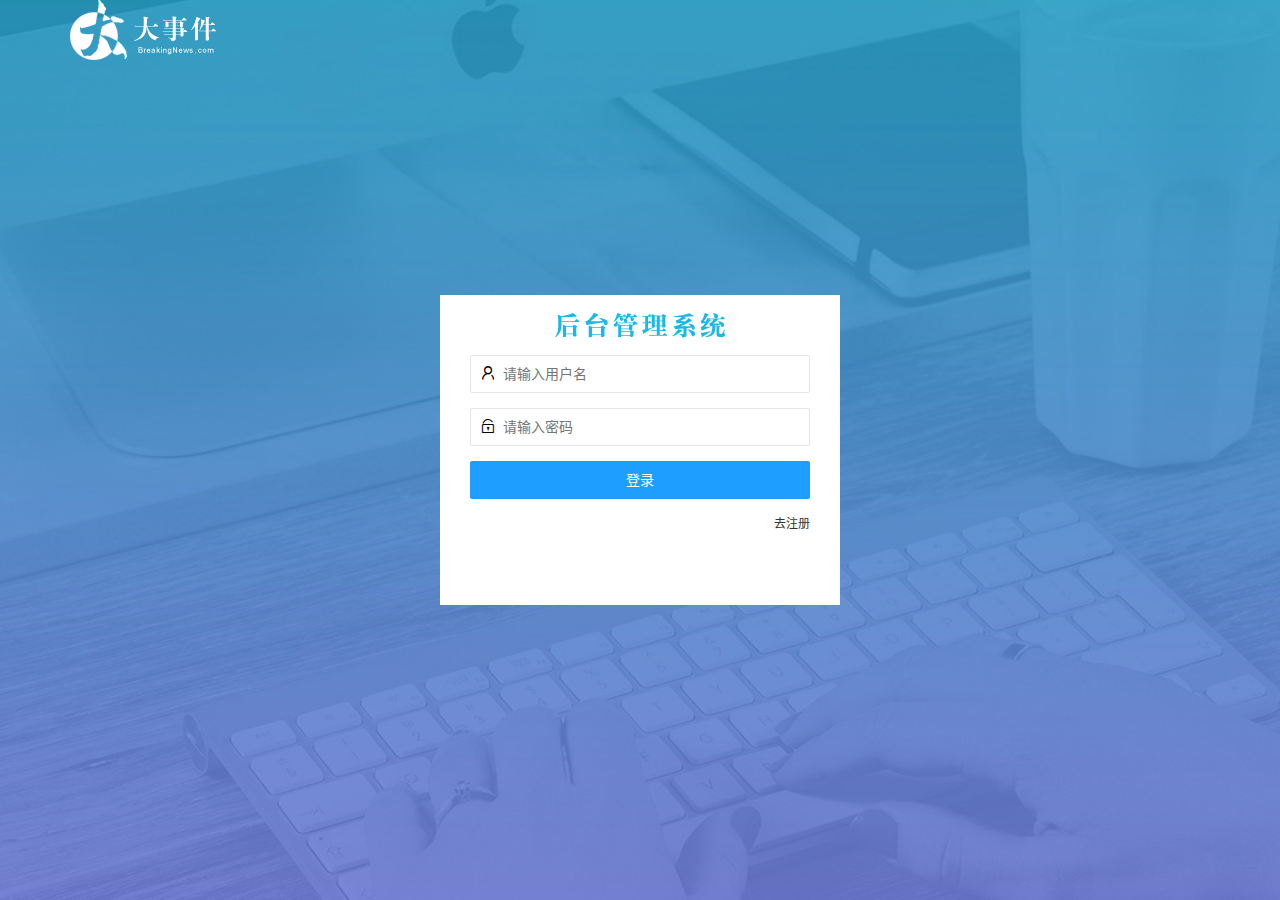
<file: login.html>
<!DOCTYPE html>
<html lang="zh-CN">

<head>
  <meta charset="UTF-8" />
  <meta name="viewport" content="width=device-width, initial-scale=1.0" />
  <title>大事件-登录/注册</title>
  <link rel="shortcut icon" href=" /shi_favicon.ico" />

  <!-- 引入layui的css -->
  <link rel="stylesheet" href="/assets/lib/layui/css/layui.css" />
  <!-- 引入自己的css -->
  <link rel="stylesheet" href="/assets/css/login.css" />
</head>

<body>
  <!-- logo区域 -->
  <div class="layui-main">
    <img src="/assets/images/logo.png" alt="" />
  </div>
  <!-- 登录注册区域 -->
  <div class="loginAndRegBox">
    <div class="title_box"></div>
    <!-- 登录div -->
    <div class="login-box">
      <!-- 登录表单 -->
      <form class="layui-form" id="form_login">
        <!-- 用户名 -->
        <div class="layui-form-item">
          <i class="layui-icon layui-icon-username"></i>
          <input type="text" name="username" required lay-verify="required" placeholder="请输入用户名" autocomplete="off"
            class="layui-input" />
        </div>

        <!-- 密码 -->
        <div class="layui-form-item">
          <i class="layui-icon layui-icon-password"></i>
          <input type="text" name="password" required lay-verify="required|pwd" placeholder="请输入密码" autocomplete="off"
            class="layui-input" />
        </div>

        <!-- 登录按钮 -->
        <div class="layui-form-item">
          <button class="layui-btn layui-btn-fluid layui-btn-normal" lay-submit>
            登录
          </button>
        </div>

        <!-- 去注册 -->
        <div class="layui-form-item links">
          <a href="javascript:;" id="link_reg">去注册</a>
        </div>
      </form>
    </div>

    <!-- 注册div -->
    <div class="reg-box" style="display: none">
      <!-- 注册表单 -->
      <form class="layui-form" id="form_reg">
        <!-- 用户名 -->
        <div class="layui-form-item">
          <i class="layui-icon layui-icon-username"></i>
          <input type="text" name="title" required lay-verify="required" placeholder="请输入用户名" autocomplete="off"
            class="layui-input" />
        </div>

        <!-- 密码 -->
        <div class="layui-form-item">
          <i class="layui-icon layui-icon-password"></i>
          <input type="text" name="password" required lay-verify="required|pwd" placeholder="请输入密码" autocomplete="off"
            class="layui-input" />
        </div>

        <!-- 确认密码 -->
        <div class="layui-form-item">
          <i class="layui-icon layui-icon-password"></i>
          <input type="text" name="repassword" required lay-verify="required|pwd|repwd" placeholder="请再次确认密码"
            autocomplete="off" class="layui-input" />
        </div>

        <!-- 注册按钮 -->
        <div class="layui-form-item">
          <button class="layui-btn layui-btn-fluid layui-btn-normal" lay-submit>
            注册
          </button>
        </div>

        <!-- 去登录 -->
        <div class="layui-form-item links">
          <a href="javascript:;" id="link_login">去登录</a>
        </div>
      </form>
    </div>
  </div>

  <!-- 引入layui的js -->
  <script src="/assets/lib/layui/layui.all.js"></script>
  <!-- 引入 jquery-->
  <script src="/assets/lib/jquery.js"></script>
  <!-- 调用baseAPI的js -->
  <script src="/assets/js/baseAPI.js"></script>
  <!-- 引入自己的JS -->
  <script src="/assets/js/login.js"></script>
</body>

</html>
</file>
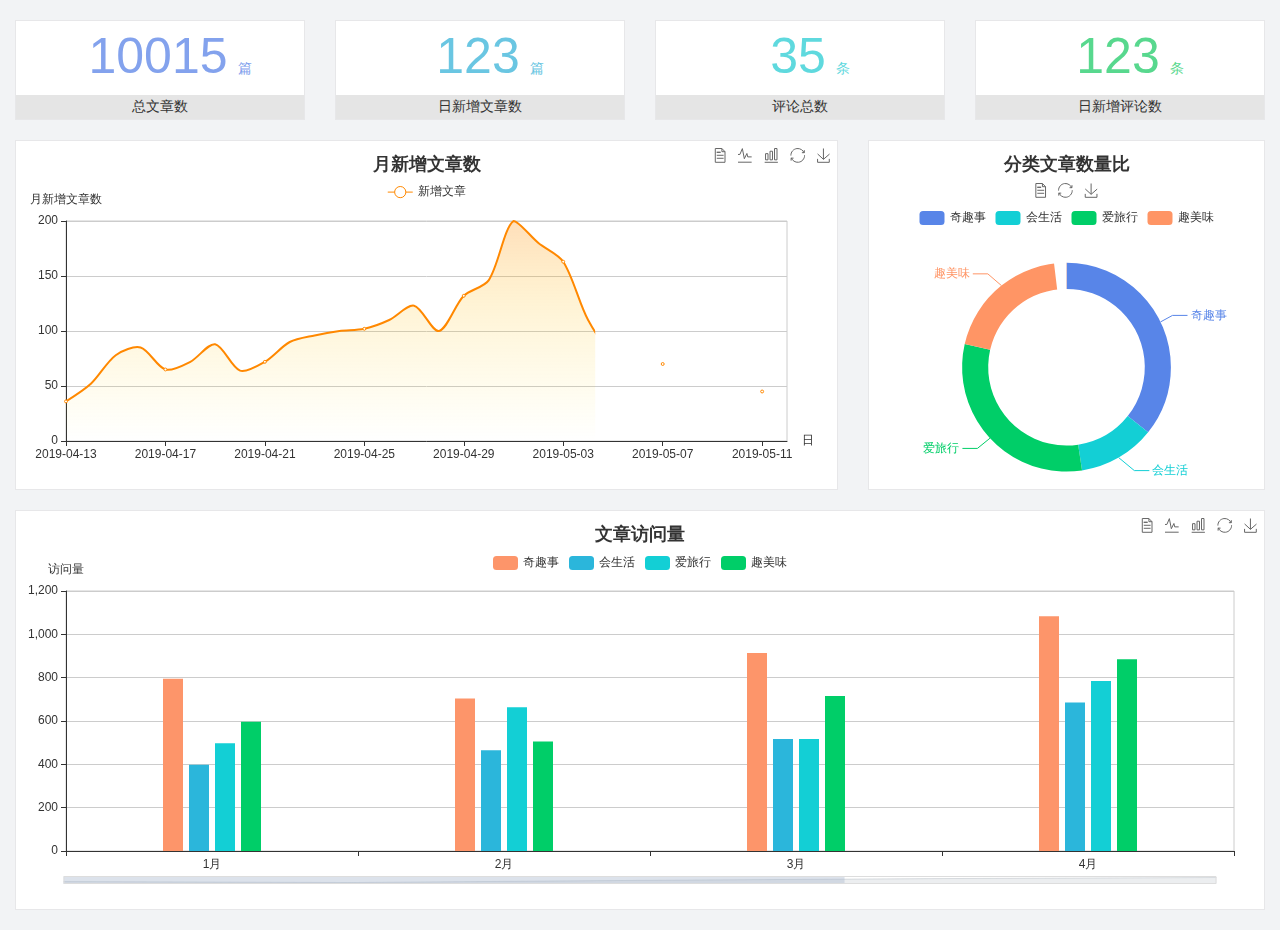
<file: home/dashboard.html>
<!DOCTYPE html>
<html lang="en">

<head>
  <meta charset="UTF-8">
  <meta name="viewport" content="width=device-width, initial-scale=1.0">
  <meta http-equiv="X-UA-Compatible" content="ie=edge">
  <title>图表统计</title>
  <link rel="stylesheet" href="../assets/lib/bootstrap.css" />
  <link rel="stylesheet" href="../assets/lib/main.css" />
  <script src="../assets/lib/jquery.js"></script>
  <script type="text/javascript" src="../assets/lib/echarts.min.js"></script>
</head>

<body>
  <div class="container-fluid">
    <div class="row spannel_list">
      <div class="col-sm-3 col-xs-6">
        <div class="spannel">
          <em>10015</em><span>篇</span>
          <b>总文章数</b>
        </div>
      </div>
      <div class="col-sm-3 col-xs-6">
        <div class="spannel scolor01">
          <em>123</em><span>篇</span>
          <b>日新增文章数</b>
        </div>
      </div>
      <div class="col-sm-3 col-xs-6">
        <div class="spannel scolor02">
          <em>35</em><span>条</span>
          <b>评论总数</b>
        </div>
      </div>
      <div class="col-sm-3 col-xs-6">
        <div class="spannel scolor03">
          <em>123</em><span>条</span>
          <b>日新增评论数</b>
        </div>
      </div>
    </div>
  </div>

  <div class="container-fluid">
    <div class="row curve-pie">
      <div class="col-lg-8 col-md-8">
        <div class="gragh_pannel" id="curve_show"></div>
      </div>
      <div class="col-lg-4 col-md-4">
        <div class="gragh_pannel" id="pie_show"></div>
      </div>
    </div>
  </div>

  <div class="container-fluid">
    <div class="column_pannel" id="column_show"></div>
  </div>

  <script>
    var oChart = echarts.init(document.getElementById('curve_show'));
    var aList_all = [
      { 'count': 36, 'date': '2019-04-13' },
      { 'count': 52, 'date': '2019-04-14' },
      { 'count': 78, 'date': '2019-04-15' },
      { 'count': 85, 'date': '2019-04-16' },
      { 'count': 65, 'date': '2019-04-17' },
      { 'count': 72, 'date': '2019-04-18' },
      { 'count': 88, 'date': '2019-04-19' },
      { 'count': 64, 'date': '2019-04-20' },
      { 'count': 72, 'date': '2019-04-21' },
      { 'count': 90, 'date': '2019-04-22' },
      { 'count': 96, 'date': '2019-04-23' },
      { 'count': 100, 'date': '2019-04-24' },
      { 'count': 102, 'date': '2019-04-25' },
      { 'count': 110, 'date': '2019-04-26' },
      { 'count': 123, 'date': '2019-04-27' },
      { 'count': 100, 'date': '2019-04-28' },
      { 'count': 132, 'date': '2019-04-29' },
      { 'count': 146, 'date': '2019-04-30' },
      { 'count': 200, 'date': '2019-05-01' },
      { 'count': 180, 'date': '2019-05-02' },
      { 'count': 163, 'date': '2019-05-03' },
      { 'count': 110, 'date': '2019-05-04' },
      { 'count': 80, 'date': '2019-05-05' },
      { 'count': 82, 'date': '2019-05-06' },
      { 'count': 70, 'date': '2019-05-07' },
      { 'count': 65, 'date': '2019-05-08' },
      { 'count': 54, 'date': '2019-05-09' },
      { 'count': 40, 'date': '2019-05-10' },
      { 'count': 45, 'date': '2019-05-11' },
      { 'count': 38, 'date': '2019-05-12' },
    ];

    let aCount = [];
    let aDate = [];

    for (var i = 0; i < aList_all.length; i++) {
      aCount.push(aList_all[i].count);
      aDate.push(aList_all[i].date);
    }

    var chartopt = {
      title: {
        text: '月新增文章数',
        left: 'center',
        top: '10'
      },
      tooltip: {
        trigger: 'axis'
      },
      legend: {
        data: ['新增文章'],
        top: '40'
      },
      toolbox: {
        show: true,
        feature: {
          mark: { show: true },
          dataView: { show: true, readOnly: false },
          magicType: { show: true, type: ['line', 'bar'] },
          restore: { show: true },
          saveAsImage: { show: true }
        }
      },
      calculable: true,
      xAxis: [
        {
          name: '日',
          type: 'category',
          boundaryGap: false,
          data: aDate
        }
      ],
      yAxis: [
        {
          name: '月新增文章数',
          type: 'value'
        }
      ],
      series: [
        {
          name: '新增文章',
          type: 'line',
          smooth: true,
          itemStyle: { normal: { areaStyle: { type: 'default' }, color: '#f80' }, lineStyle: { color: '#f80' } },
          data: aCount
        }],
      areaStyle: {
        normal: {
          color: new echarts.graphic.LinearGradient(0, 0, 0, 1, [{
            offset: 0,
            color: 'rgba(255,136,0,0.39)'
          }, {
            offset: .34,
            color: 'rgba(255,180,0,0.25)'
          }, {
            offset: 1,
            color: 'rgba(255,222,0,0.00)'
          }])

        }
      },
      grid: {
        show: true,
        x: 50,
        x2: 50,
        y: 80,
        height: 220
      }
    };

    oChart.setOption(chartopt);


    var oPie = echarts.init(document.getElementById('pie_show'));
    var oPieopt =
    {
      title: {
        top: 10,
        text: '分类文章数量比',
        x: 'center'
      },
      tooltip: {
        trigger: 'item',
        formatter: "{a} <br/>{b} : {c} ({d}%)"
      },
      color: ['#5885e8', '#13cfd5', '#00ce68', '#ff9565'],
      legend: {
        x: 'center',
        top: 65,
        data: ['奇趣事', '会生活', '爱旅行', '趣美味']
      },
      toolbox: {
        show: true,
        x: 'center',
        top: 35,
        feature: {
          mark: { show: true },
          dataView: { show: true, readOnly: false },
          magicType: {
            show: true,
            type: ['pie', 'funnel'],
            option: {
              funnel: {
                x: '25%',
                width: '50%',
                funnelAlign: 'left',
                max: 1548
              }
            }
          },
          restore: { show: true },
          saveAsImage: { show: true }
        }
      },
      calculable: true,
      series: [
        {
          name: '访问来源',
          type: 'pie',
          radius: ['45%', '60%'],
          center: ['50%', '65%'],
          data: [
            { value: 300, name: '奇趣事' },
            { value: 100, name: '会生活' },
            { value: 260, name: '爱旅行' },
            { value: 180, name: '趣美味' }
          ]
        }
      ]
    };
    oPie.setOption(oPieopt);



    var oColumn = this.echarts.init(document.getElementById('column_show'));
    var oColumnopt =
    {
      title: {
        text: '文章访问量',
        left: 'center',
        top: '10'
      },
      tooltip: {
        trigger: 'axis'
      },
      legend: {
        data: ['奇趣事', '会生活', '爱旅行', '趣美味'],
        top: '40'
      },
      toolbox: {
        show: true,
        feature: {
          mark: { show: true },
          dataView: { show: true, readOnly: false },
          magicType: { show: true, type: ['line', 'bar'] },
          restore: { show: true },
          saveAsImage: { show: true }
        }
      },
      calculable: true,
      xAxis: [
        {
          type: 'category',
          data: ['1月', '2月', '3月', '4月', '5月']
        }
      ],
      yAxis: [
        {
          name: '访问量',
          type: 'value'
        }
      ],
      series: [
        {
          name: '奇趣事',
          type: 'bar',
          barWidth: 20,
          itemStyle: {
            normal: { areaStyle: { type: 'default' }, color: '#fd956a' }
          },
          data: [800, 708, 920, 1090, 1200]
        },
        {
          name: '会生活',
          type: 'bar',
          barWidth: 20,
          itemStyle: {
            normal: { areaStyle: { type: 'default' }, color: '#2bb6db' }
          },
          data: [400, 468, 520, 690, 800]
        },
        {
          name: '爱旅行',
          type: 'bar',
          barWidth: 20,
          itemStyle: {
            normal: { areaStyle: { type: 'default' }, color: '#13cfd5' }
          },
          data: [500, 668, 520, 790, 900]
        },
        {
          name: '趣美味',
          type: 'bar',
          barWidth: 20,
          itemStyle: {
            normal: { areaStyle: { type: 'default' }, color: '#00ce68' }
          },
          data: [600, 508, 720, 890, 1000]
        }
      ],
      grid: {
        show: true,
        x: 50,
        x2: 30,
        y: 80,
        height: 260
      },
      dataZoom: [//给x轴设置滚动条
        {
          start: 0,//默认为0
          end: 100 - 1000 / 31,//默认为100
          type: 'slider',
          show: true,
          xAxisIndex: [0],
          handleSize: 0,//滑动条的 左右2个滑动条的大小
          height: 8,//组件高度
          left: 45, //左边的距离
          right: 50,//右边的距离
          bottom: 26,//右边的距离
          handleColor: '#ddd',//h滑动图标的颜色
          handleStyle: {
            borderColor: "#cacaca",
            borderWidth: "1",
            shadowBlur: 2,
            background: "#ddd",
            shadowColor: "#ddd",
          }
        }]
    };
    oColumn.setOption(oColumnopt);
  </script>
</body>

</html>
</file>
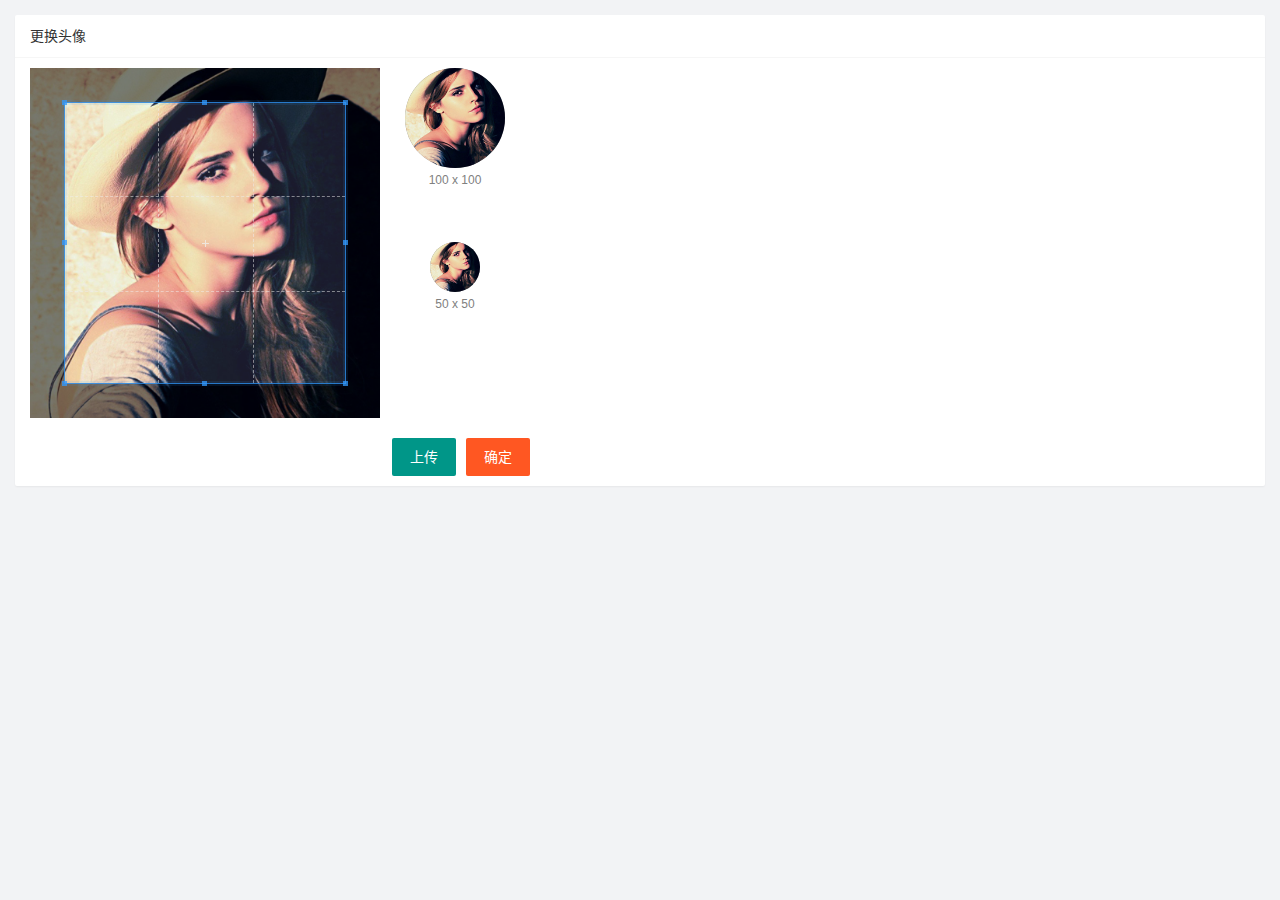
<file: user/user_avatar.html>
<!DOCTYPE html>
<html lang="zh-CN">
  <head>
    <meta charset="UTF-8" />
    <meta name="viewport" content="width=device-width, initial-scale=1.0" />
    <title>更换头像</title>
    <link rel="stylesheet" href="/assets/lib/layui/css/layui.css" />
    <!-- 引入cropper.css -->
    <link rel="stylesheet" href="/assets/lib/cropper/cropper.css" />
    <link rel="stylesheet" href="/assets/css/user/user_avatar.css" />
  </head>
  <body>
    <!-- 卡片区域 -->
    <div class="layui-card">
      <div class="layui-card-header">更换头像</div>
      <div class="layui-card-body">
        <!-- 第一行的图片裁剪和预览区域 -->
        <div class="row1">
          <!-- 图片裁剪区域 -->
          <div class="cropper-box">
            <!-- 这个 img 标签很重要，将来会把它初始化为裁剪区域 -->
            <img id="image" src="/assets/images/sample.jpg" />
          </div>
          <!-- 图片的预览区域 -->
          <div class="preview-box">
            <div>
              <!-- 宽高为 100px 的预览区域 -->
              <div class="img-preview w100"></div>
              <p class="size">100 x 100</p>
            </div>
            <div>
              <!-- 宽高为 50px 的预览区域 -->
              <div class="img-preview w50"></div>
              <p class="size">50 x 50</p>
            </div>
          </div>
        </div>

        <!-- 第二行的按钮区域 -->
        <div class="row2">
          <input
            type="file"
            id="file"
            accept="image/png,image/jpeg"
            style="display: none"
          />
          <button id="btnChooseImage" type="button" class="layui-btn">
            上传
          </button>
          <button id="btnUpload" type="button" class="layui-btn layui-btn-danger">确定</button>
        </div>
      </div>
    </div>

    <!-- 引入layui的js -->
    <script src="/assets/lib/layui/layui.all.js"></script>
    <!-- 引入 jquery-->
    <script src="/assets/lib/jquery.js"></script>
    <!--  -->
    <script src="/assets/lib/cropper/Cropper.js"></script>
    <!-- 引入cropper.js -->
    <script src="/assets/lib/cropper/jquery-cropper.js"></script>
    <!-- 调用baseAPI的js -->
    <script src="/assets/js/baseAPI.js"></script>
    <!-- 引入自己的JS -->
    <script src="/assets/js/user/user_avatar.js"></script>
  </body>
</html>
</file>
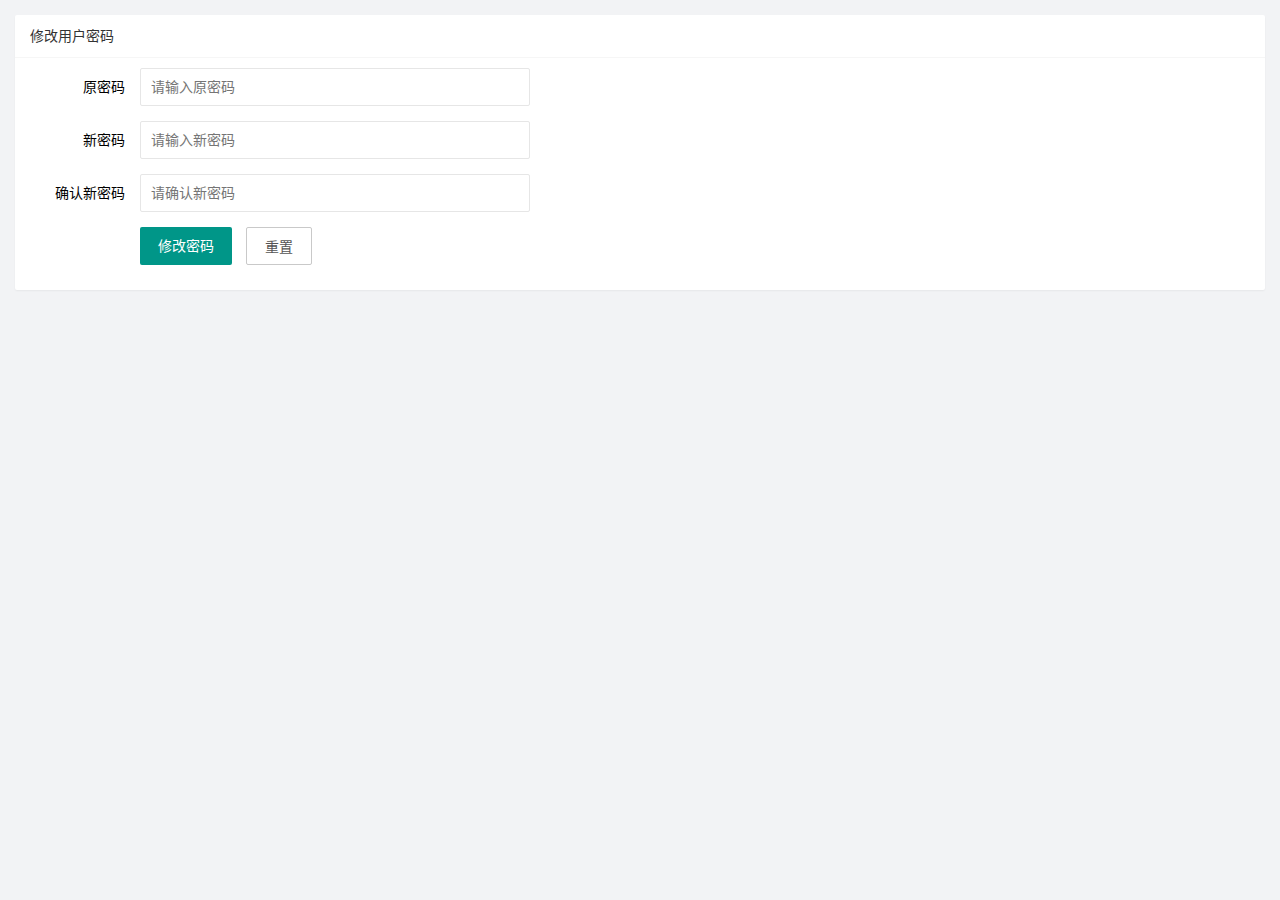
<file: user/user_pwd.html>
<!DOCTYPE html>
<html lang="zh-CN">

<head>
    <meta charset="UTF-8">
    <meta name="viewport" content="width=device-width, initial-scale=1.0">
    <title>重置密码</title>
    <link rel="stylesheet" href="/assets/lib/layui/css/layui.css">
    <link rel="stylesheet" href="/assets/css/user/user_pwd.css">
</head>

<body>
    <!-- 卡片区域 -->
    <div class="layui-card">
        <div class="layui-card-header">修改用户密码</div>
        <div class="layui-card-body">
            <!-- form表单 -->
            <form class="layui-form" action="">

                <!--原密码-->
                <div class="layui-form-item">
                    <label class="layui-form-label">原密码</label>
                    <div class="layui-input-block">
                        <input type="text" name="oldPwd" required lay-verify="required|pwd" placeholder="请输入原密码"
                            autocomplete="off" class="layui-input">
                    </div>
                </div>

                <!--新密码-->
                <div class="layui-form-item">
                    <label class="layui-form-label">新密码</label>
                    <div class="layui-input-block">
                        <input type="text" name="newPwd" required lay-verify="required|pwd|samePwd" placeholder="请输入新密码"
                            autocomplete="off" class="layui-input">
                    </div>
                </div>

                <!--确认新密码-->
                <div class="layui-form-item">
                    <label class="layui-form-label">确认新密码</label>
                    <div class="layui-input-block">
                        <input type="text" name="rePwd" required lay-verify="required|pwd|rePwd" placeholder="请确认新密码"
                            autocomplete="off" class="layui-input">
                    </div>
                </div>

                <!--提交重置-->
                <div class="layui-form-item">
                    <div class="layui-input-block">
                        <button class="layui-btn" lay-submit lay-filter="formDemo">修改密码</button>
                        <button type="reset" class="layui-btn layui-btn-primary">重置</button>
                    </div>
                </div>
            </form>
        </div>
    </div>


    <!-- 引入layui的js -->
    <script src="/assets/lib/layui/layui.all.js"></script>
    <!-- 引入 jquery-->
    <script src="/assets/lib/jquery.js"></script>
    <!-- 调用baseAPI的js -->
    <script src="/assets/js/baseAPI.js"></script>
    <!-- 引入自己的JS -->
    <script src="/assets/js/user/user_pwd.js"></script>
</body>

</html>
</file>
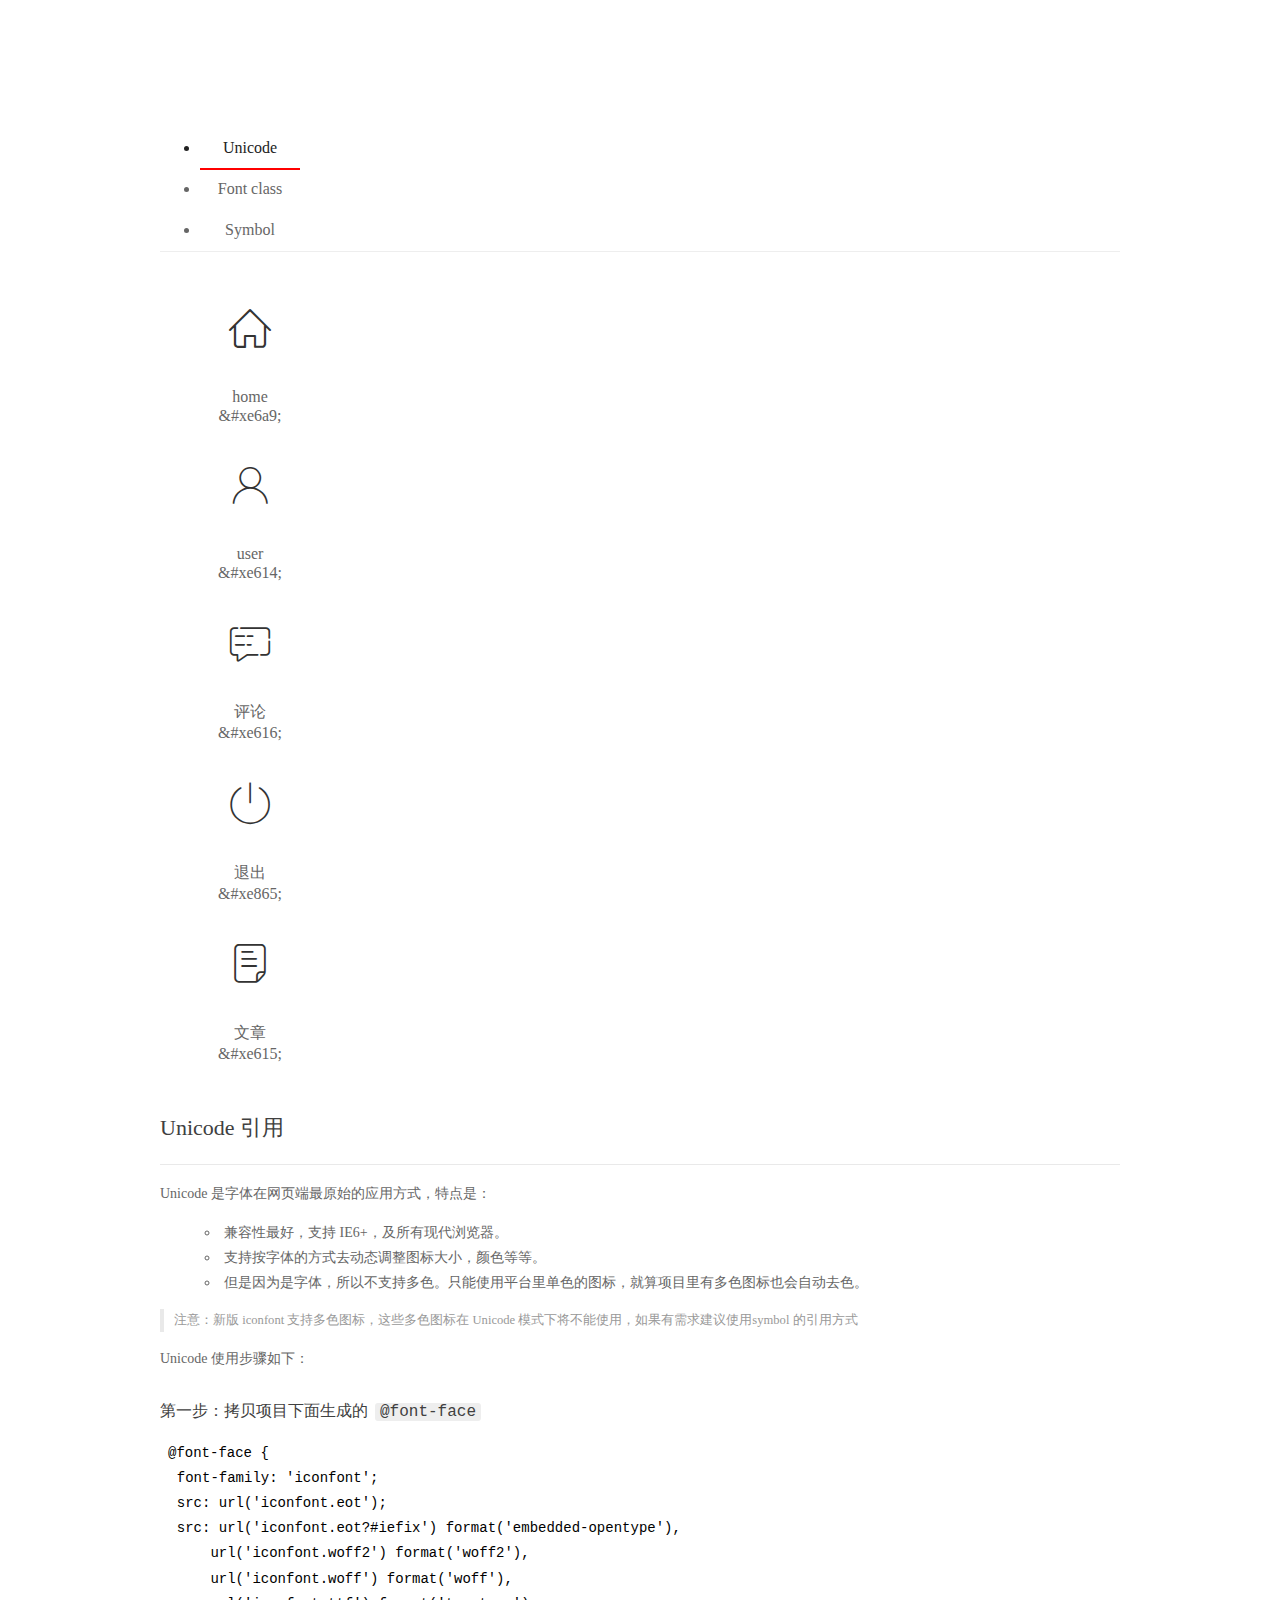
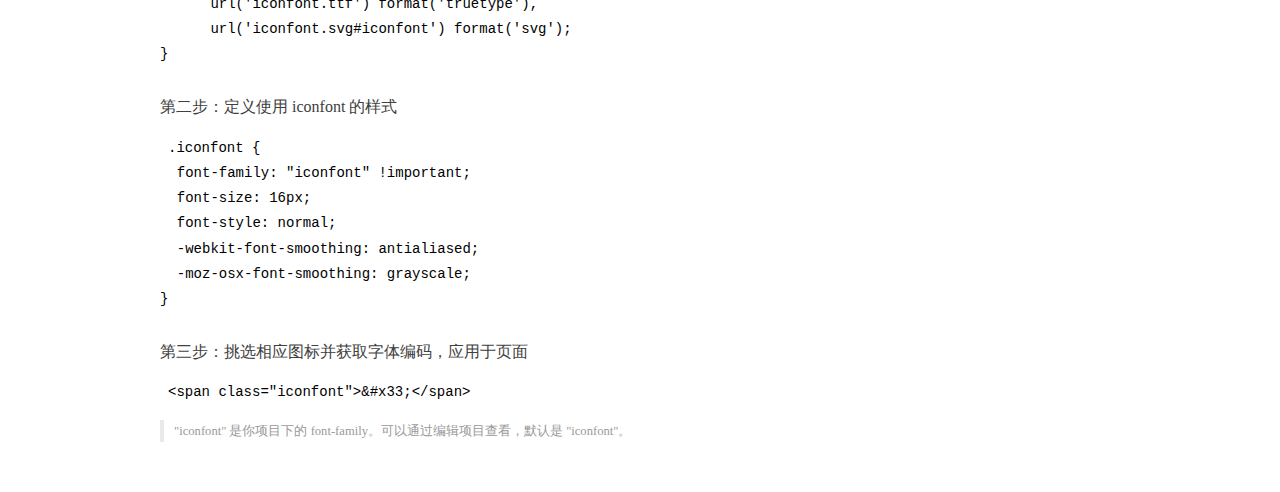
<file: assets/fonts/demo_index.html>
<!DOCTYPE html>
<html>
<head>
  <meta charset="utf-8"/>
  <title>IconFont Demo</title>
  <link rel="shortcut icon" href="https://gtms04.alicdn.com/tps/i4/TB1_oz6GVXXXXaFXpXXJDFnIXXX-64-64.ico" type="image/x-icon"/>
  <link rel="stylesheet" href="https://g.alicdn.com/thx/cube/1.3.2/cube.min.css">
  <link rel="stylesheet" href="demo.css">
  <link rel="stylesheet" href="iconfont.css">
  <script src="iconfont.js"></script>
  <!-- jQuery -->
  <script src="https://a1.alicdn.com/oss/uploads/2018/12/26/7bfddb60-08e8-11e9-9b04-53e73bb6408b.js"></script>
  <!-- 代码高亮 -->
  <script src="https://a1.alicdn.com/oss/uploads/2018/12/26/a3f714d0-08e6-11e9-8a15-ebf944d7534c.js"></script>
</head>
<body>
  <div class="main">
    <h1 class="logo"><a href="https://www.iconfont.cn/" title="iconfont 首页" target="_blank">&#xe86b;</a></h1>
    <div class="nav-tabs">
      <ul id="tabs" class="dib-box">
        <li class="dib active"><span>Unicode</span></li>
        <li class="dib"><span>Font class</span></li>
        <li class="dib"><span>Symbol</span></li>
      </ul>
      
    </div>
    <div class="tab-container">
      <div class="content unicode" style="display: block;">
          <ul class="icon_lists dib-box">
          
            <li class="dib">
              <span class="icon iconfont">&#xe6a9;</span>
                <div class="name">home</div>
                <div class="code-name">&amp;#xe6a9;</div>
              </li>
          
            <li class="dib">
              <span class="icon iconfont">&#xe614;</span>
                <div class="name">user</div>
                <div class="code-name">&amp;#xe614;</div>
              </li>
          
            <li class="dib">
              <span class="icon iconfont">&#xe616;</span>
                <div class="name">评论</div>
                <div class="code-name">&amp;#xe616;</div>
              </li>
          
            <li class="dib">
              <span class="icon iconfont">&#xe865;</span>
                <div class="name">退出</div>
                <div class="code-name">&amp;#xe865;</div>
              </li>
          
            <li class="dib">
              <span class="icon iconfont">&#xe615;</span>
                <div class="name">文章</div>
                <div class="code-name">&amp;#xe615;</div>
              </li>
          
          </ul>
          <div class="article markdown">
          <h2 id="unicode-">Unicode 引用</h2>
          <hr>

          <p>Unicode 是字体在网页端最原始的应用方式，特点是：</p>
          <ul>
            <li>兼容性最好，支持 IE6+，及所有现代浏览器。</li>
            <li>支持按字体的方式去动态调整图标大小，颜色等等。</li>
            <li>但是因为是字体，所以不支持多色。只能使用平台里单色的图标，就算项目里有多色图标也会自动去色。</li>
          </ul>
          <blockquote>
            <p>注意：新版 iconfont 支持多色图标，这些多色图标在 Unicode 模式下将不能使用，如果有需求建议使用symbol 的引用方式</p>
          </blockquote>
          <p>Unicode 使用步骤如下：</p>
          <h3 id="-font-face">第一步：拷贝项目下面生成的 <code>@font-face</code></h3>
<pre><code class="language-css"
>@font-face {
  font-family: 'iconfont';
  src: url('iconfont.eot');
  src: url('iconfont.eot?#iefix') format('embedded-opentype'),
      url('iconfont.woff2') format('woff2'),
      url('iconfont.woff') format('woff'),
      url('iconfont.ttf') format('truetype'),
      url('iconfont.svg#iconfont') format('svg');
}
</code></pre>
          <h3 id="-iconfont-">第二步：定义使用 iconfont 的样式</h3>
<pre><code class="language-css"
>.iconfont {
  font-family: "iconfont" !important;
  font-size: 16px;
  font-style: normal;
  -webkit-font-smoothing: antialiased;
  -moz-osx-font-smoothing: grayscale;
}
</code></pre>
          <h3 id="-">第三步：挑选相应图标并获取字体编码，应用于页面</h3>
<pre>
<code class="language-html"
>&lt;span class="iconfont"&gt;&amp;#x33;&lt;/span&gt;
</code></pre>
          <blockquote>
            <p>"iconfont" 是你项目下的 font-family。可以通过编辑项目查看，默认是 "iconfont"。</p>
          </blockquote>
          </div>
      </div>
      <div class="content font-class">
        <ul class="icon_lists dib-box">
          
          <li class="dib">
            <span class="icon iconfont icon-home"></span>
            <div class="name">
              home
            </div>
            <div class="code-name">.icon-home
            </div>
          </li>
          
          <li class="dib">
            <span class="icon iconfont icon-user"></span>
            <div class="name">
              user
            </div>
            <div class="code-name">.icon-user
            </div>
          </li>
          
          <li class="dib">
            <span class="icon iconfont icon-pinglun"></span>
            <div class="name">
              评论
            </div>
            <div class="code-name">.icon-pinglun
            </div>
          </li>
          
          <li class="dib">
            <span class="icon iconfont icon-tuichu"></span>
            <div class="name">
              退出
            </div>
            <div class="code-name">.icon-tuichu
            </div>
          </li>
          
          <li class="dib">
            <span class="icon iconfont icon-16"></span>
            <div class="name">
              文章
            </div>
            <div class="code-name">.icon-16
            </div>
          </li>
          
        </ul>
        <div class="article markdown">
        <h2 id="font-class-">font-class 引用</h2>
        <hr>

        <p>font-class 是 Unicode 使用方式的一种变种，主要是解决 Unicode 书写不直观，语意不明确的问题。</p>
        <p>与 Unicode 使用方式相比，具有如下特点：</p>
        <ul>
          <li>兼容性良好，支持 IE8+，及所有现代浏览器。</li>
          <li>相比于 Unicode 语意明确，书写更直观。可以很容易分辨这个 icon 是什么。</li>
          <li>因为使用 class 来定义图标，所以当要替换图标时，只需要修改 class 里面的 Unicode 引用。</li>
          <li>不过因为本质上还是使用的字体，所以多色图标还是不支持的。</li>
        </ul>
        <p>使用步骤如下：</p>
        <h3 id="-fontclass-">第一步：引入项目下面生成的 fontclass 代码：</h3>
<pre><code class="language-html">&lt;link rel="stylesheet" href="./iconfont.css"&gt;
</code></pre>
        <h3 id="-">第二步：挑选相应图标并获取类名，应用于页面：</h3>
<pre><code class="language-html">&lt;span class="iconfont icon-xxx"&gt;&lt;/span&gt;
</code></pre>
        <blockquote>
          <p>"
            iconfont" 是你项目下的 font-family。可以通过编辑项目查看，默认是 "iconfont"。</p>
        </blockquote>
      </div>
      </div>
      <div class="content symbol">
          <ul class="icon_lists dib-box">
          
            <li class="dib">
                <svg class="icon svg-icon" aria-hidden="true">
                  <use xlink:href="#icon-home"></use>
                </svg>
                <div class="name">home</div>
                <div class="code-name">#icon-home</div>
            </li>
          
            <li class="dib">
                <svg class="icon svg-icon" aria-hidden="true">
                  <use xlink:href="#icon-user"></use>
                </svg>
                <div class="name">user</div>
                <div class="code-name">#icon-user</div>
            </li>
          
            <li class="dib">
                <svg class="icon svg-icon" aria-hidden="true">
                  <use xlink:href="#icon-pinglun"></use>
                </svg>
                <div class="name">评论</div>
                <div class="code-name">#icon-pinglun</div>
            </li>
          
            <li class="dib">
                <svg class="icon svg-icon" aria-hidden="true">
                  <use xlink:href="#icon-tuichu"></use>
                </svg>
                <div class="name">退出</div>
                <div class="code-name">#icon-tuichu</div>
            </li>
          
            <li class="dib">
                <svg class="icon svg-icon" aria-hidden="true">
                  <use xlink:href="#icon-16"></use>
                </svg>
                <div class="name">文章</div>
                <div class="code-name">#icon-16</div>
            </li>
          
          </ul>
          <div class="article markdown">
          <h2 id="symbol-">Symbol 引用</h2>
          <hr>

          <p>这是一种全新的使用方式，应该说这才是未来的主流，也是平台目前推荐的用法。相关介绍可以参考这篇<a href="">文章</a>
            这种用法其实是做了一个 SVG 的集合，与另外两种相比具有如下特点：</p>
          <ul>
            <li>支持多色图标了，不再受单色限制。</li>
            <li>通过一些技巧，支持像字体那样，通过 <code>font-size</code>, <code>color</code> 来调整样式。</li>
            <li>兼容性较差，支持 IE9+，及现代浏览器。</li>
            <li>浏览器渲染 SVG 的性能一般，还不如 png。</li>
          </ul>
          <p>使用步骤如下：</p>
          <h3 id="-symbol-">第一步：引入项目下面生成的 symbol 代码：</h3>
<pre><code class="language-html">&lt;script src="./iconfont.js"&gt;&lt;/script&gt;
</code></pre>
          <h3 id="-css-">第二步：加入通用 CSS 代码（引入一次就行）：</h3>
<pre><code class="language-html">&lt;style&gt;
.icon {
  width: 1em;
  height: 1em;
  vertical-align: -0.15em;
  fill: currentColor;
  overflow: hidden;
}
&lt;/style&gt;
</code></pre>
          <h3 id="-">第三步：挑选相应图标并获取类名，应用于页面：</h3>
<pre><code class="language-html">&lt;svg class="icon" aria-hidden="true"&gt;
  &lt;use xlink:href="#icon-xxx"&gt;&lt;/use&gt;
&lt;/svg&gt;
</code></pre>
          </div>
      </div>

    </div>
  </div>
  <script>
  $(document).ready(function () {
      $('.tab-container .content:first').show()

      $('#tabs li').click(function (e) {
        var tabContent = $('.tab-container .content')
        var index = $(this).index()

        if ($(this).hasClass('active')) {
          return
        } else {
          $('#tabs li').removeClass('active')
          $(this).addClass('active')

          tabContent.hide().eq(index).fadeIn()
        }
      })
    })
  </script>
</body>
</html>
</file>
<file: assets/lib/layui/css/layui.css>
/** layui-v2.5.5 MIT License By https://www.layui.com */
 .layui-inline,img{display:inline-block;vertical-align:middle}h1,h2,h3,h4,h5,h6{font-weight:400}.layui-edge,.layui-header,.layui-inline,.layui-main{position:relative}.layui-body,.layui-edge,.layui-elip{overflow:hidden}.layui-btn,.layui-edge,.layui-inline,img{vertical-align:middle}.layui-btn,.layui-disabled,.layui-icon,.layui-unselect{-moz-user-select:none;-webkit-user-select:none;-ms-user-select:none}.layui-elip,.layui-form-checkbox span,.layui-form-pane .layui-form-label{text-overflow:ellipsis;white-space:nowrap}.layui-breadcrumb,.layui-tree-btnGroup{visibility:hidden}blockquote,body,button,dd,div,dl,dt,form,h1,h2,h3,h4,h5,h6,input,li,ol,p,pre,td,textarea,th,ul{margin:0;padding:0;-webkit-tap-highlight-color:rgba(0,0,0,0)}a:active,a:hover{outline:0}img{border:none}li{list-style:none}table{border-collapse:collapse;border-spacing:0}h4,h5,h6{font-size:100%}button,input,optgroup,option,select,textarea{font-family:inherit;font-size:inherit;font-style:inherit;font-weight:inherit;outline:0}pre{white-space:pre-wrap;white-space:-moz-pre-wrap;white-space:-pre-wrap;white-space:-o-pre-wrap;word-wrap:break-word}body{line-height:24px;font:14px Helvetica Neue,Helvetica,PingFang SC,Tahoma,Arial,sans-serif}hr{height:1px;margin:10px 0;border:0;clear:both}a{color:#333;text-decoration:none}a:hover{color:#777}a cite{font-style:normal;*cursor:pointer}.layui-border-box,.layui-border-box *{box-sizing:border-box}.layui-box,.layui-box *{box-sizing:content-box}.layui-clear{clear:both;*zoom:1}.layui-clear:after{content:'\20';clear:both;*zoom:1;display:block;height:0}.layui-inline{*display:inline;*zoom:1}.layui-edge{display:inline-block;width:0;height:0;border-width:6px;border-style:dashed;border-color:transparent}.layui-edge-top{top:-4px;border-bottom-color:#999;border-bottom-style:solid}.layui-edge-right{border-left-color:#999;border-left-style:solid}.layui-edge-bottom{top:2px;border-top-color:#999;border-top-style:solid}.layui-edge-left{border-right-color:#999;border-right-style:solid}.layui-disabled,.layui-disabled:hover{color:#d2d2d2!important;cursor:not-allowed!important}.layui-circle{border-radius:100%}.layui-show{display:block!important}.layui-hide{display:none!important}@font-face{font-family:layui-icon;src:url(../font/iconfont.eot?v=250);src:url(../font/iconfont.eot?v=250#iefix) format('embedded-opentype'),url(../font/iconfont.woff2?v=250) format('woff2'),url(../font/iconfont.woff?v=250) format('woff'),url(../font/iconfont.ttf?v=250) format('truetype'),url(../font/iconfont.svg?v=250#layui-icon) format('svg')}.layui-icon{font-family:layui-icon!important;font-size:16px;font-style:normal;-webkit-font-smoothing:antialiased;-moz-osx-font-smoothing:grayscale}.layui-icon-reply-fill:before{content:"\e611"}.layui-icon-set-fill:before{content:"\e614"}.layui-icon-menu-fill:before{content:"\e60f"}.layui-icon-search:before{content:"\e615"}.layui-icon-share:before{content:"\e641"}.layui-icon-set-sm:before{content:"\e620"}.layui-icon-engine:before{content:"\e628"}.layui-icon-close:before{content:"\1006"}.layui-icon-close-fill:before{content:"\1007"}.layui-icon-chart-screen:before{content:"\e629"}.layui-icon-star:before{content:"\e600"}.layui-icon-circle-dot:before{content:"\e617"}.layui-icon-chat:before{content:"\e606"}.layui-icon-release:before{content:"\e609"}.layui-icon-list:before{content:"\e60a"}.layui-icon-chart:before{content:"\e62c"}.layui-icon-ok-circle:before{content:"\1005"}.layui-icon-layim-theme:before{content:"\e61b"}.layui-icon-table:before{content:"\e62d"}.layui-icon-right:before{content:"\e602"}.layui-icon-left:before{content:"\e603"}.layui-icon-cart-simple:before{content:"\e698"}.layui-icon-face-cry:before{content:"\e69c"}.layui-icon-face-smile:before{content:"\e6af"}.layui-icon-survey:before{content:"\e6b2"}.layui-icon-tree:before{content:"\e62e"}.layui-icon-upload-circle:before{content:"\e62f"}.layui-icon-add-circle:before{content:"\e61f"}.layui-icon-download-circle:before{content:"\e601"}.layui-icon-templeate-1:before{content:"\e630"}.layui-icon-util:before{content:"\e631"}.layui-icon-face-surprised:before{content:"\e664"}.layui-icon-edit:before{content:"\e642"}.layui-icon-speaker:before{content:"\e645"}.layui-icon-down:before{content:"\e61a"}.layui-icon-file:before{content:"\e621"}.layui-icon-layouts:before{content:"\e632"}.layui-icon-rate-half:before{content:"\e6c9"}.layui-icon-add-circle-fine:before{content:"\e608"}.layui-icon-prev-circle:before{content:"\e633"}.layui-icon-read:before{content:"\e705"}.layui-icon-404:before{content:"\e61c"}.layui-icon-carousel:before{content:"\e634"}.layui-icon-help:before{content:"\e607"}.layui-icon-code-circle:before{content:"\e635"}.layui-icon-water:before{content:"\e636"}.layui-icon-username:before{content:"\e66f"}.layui-icon-find-fill:before{content:"\e670"}.layui-icon-about:before{content:"\e60b"}.layui-icon-location:before{content:"\e715"}.layui-icon-up:before{content:"\e619"}.layui-icon-pause:before{content:"\e651"}.layui-icon-date:before{content:"\e637"}.layui-icon-layim-uploadfile:before{content:"\e61d"}.layui-icon-delete:before{content:"\e640"}.layui-icon-play:before{content:"\e652"}.layui-icon-top:before{content:"\e604"}.layui-icon-friends:before{content:"\e612"}.layui-icon-refresh-3:before{content:"\e9aa"}.layui-icon-ok:before{content:"\e605"}.layui-icon-layer:before{content:"\e638"}.layui-icon-face-smile-fine:before{content:"\e60c"}.layui-icon-dollar:before{content:"\e659"}.layui-icon-group:before{content:"\e613"}.layui-icon-layim-download:before{content:"\e61e"}.layui-icon-picture-fine:before{content:"\e60d"}.layui-icon-link:before{content:"\e64c"}.layui-icon-diamond:before{content:"\e735"}.layui-icon-log:before{content:"\e60e"}.layui-icon-rate-solid:before{content:"\e67a"}.layui-icon-fonts-del:before{content:"\e64f"}.layui-icon-unlink:before{content:"\e64d"}.layui-icon-fonts-clear:before{content:"\e639"}.layui-icon-triangle-r:before{content:"\e623"}.layui-icon-circle:before{content:"\e63f"}.layui-icon-radio:before{content:"\e643"}.layui-icon-align-center:before{content:"\e647"}.layui-icon-align-right:before{content:"\e648"}.layui-icon-align-left:before{content:"\e649"}.layui-icon-loading-1:before{content:"\e63e"}.layui-icon-return:before{content:"\e65c"}.layui-icon-fonts-strong:before{content:"\e62b"}.layui-icon-upload:before{content:"\e67c"}.layui-icon-dialogue:before{content:"\e63a"}.layui-icon-video:before{content:"\e6ed"}.layui-icon-headset:before{content:"\e6fc"}.layui-icon-cellphone-fine:before{content:"\e63b"}.layui-icon-add-1:before{content:"\e654"}.layui-icon-face-smile-b:before{content:"\e650"}.layui-icon-fonts-html:before{content:"\e64b"}.layui-icon-form:before{content:"\e63c"}.layui-icon-cart:before{content:"\e657"}.layui-icon-camera-fill:before{content:"\e65d"}.layui-icon-tabs:before{content:"\e62a"}.layui-icon-fonts-code:before{content:"\e64e"}.layui-icon-fire:before{content:"\e756"}.layui-icon-set:before{content:"\e716"}.layui-icon-fonts-u:before{content:"\e646"}.layui-icon-triangle-d:before{content:"\e625"}.layui-icon-tips:before{content:"\e702"}.layui-icon-picture:before{content:"\e64a"}.layui-icon-more-vertical:before{content:"\e671"}.layui-icon-flag:before{content:"\e66c"}.layui-icon-loading:before{content:"\e63d"}.layui-icon-fonts-i:before{content:"\e644"}.layui-icon-refresh-1:before{content:"\e666"}.layui-icon-rmb:before{content:"\e65e"}.layui-icon-home:before{content:"\e68e"}.layui-icon-user:before{content:"\e770"}.layui-icon-notice:before{content:"\e667"}.layui-icon-login-weibo:before{content:"\e675"}.layui-icon-voice:before{content:"\e688"}.layui-icon-upload-drag:before{content:"\e681"}.layui-icon-login-qq:before{content:"\e676"}.layui-icon-snowflake:before{content:"\e6b1"}.layui-icon-file-b:before{content:"\e655"}.layui-icon-template:before{content:"\e663"}.layui-icon-auz:before{content:"\e672"}.layui-icon-console:before{content:"\e665"}.layui-icon-app:before{content:"\e653"}.layui-icon-prev:before{content:"\e65a"}.layui-icon-website:before{content:"\e7ae"}.layui-icon-next:before{content:"\e65b"}.layui-icon-component:before{content:"\e857"}.layui-icon-more:before{content:"\e65f"}.layui-icon-login-wechat:before{content:"\e677"}.layui-icon-shrink-right:before{content:"\e668"}.layui-icon-spread-left:before{content:"\e66b"}.layui-icon-camera:before{content:"\e660"}.layui-icon-note:before{content:"\e66e"}.layui-icon-refresh:before{content:"\e669"}.layui-icon-female:before{content:"\e661"}.layui-icon-male:before{content:"\e662"}.layui-icon-password:before{content:"\e673"}.layui-icon-senior:before{content:"\e674"}.layui-icon-theme:before{content:"\e66a"}.layui-icon-tread:before{content:"\e6c5"}.layui-icon-praise:before{content:"\e6c6"}.layui-icon-star-fill:before{content:"\e658"}.layui-icon-rate:before{content:"\e67b"}.layui-icon-template-1:before{content:"\e656"}.layui-icon-vercode:before{content:"\e679"}.layui-icon-cellphone:before{content:"\e678"}.layui-icon-screen-full:before{content:"\e622"}.layui-icon-screen-restore:before{content:"\e758"}.layui-icon-cols:before{content:"\e610"}.layui-icon-export:before{content:"\e67d"}.layui-icon-print:before{content:"\e66d"}.layui-icon-slider:before{content:"\e714"}.layui-icon-addition:before{content:"\e624"}.layui-icon-subtraction:before{content:"\e67e"}.layui-icon-service:before{content:"\e626"}.layui-icon-transfer:before{content:"\e691"}.layui-main{width:1140px;margin:0 auto}.layui-header{z-index:1000;height:60px}.layui-header a:hover{transition:all .5s;-webkit-transition:all .5s}.layui-side{position:fixed;left:0;top:0;bottom:0;z-index:999;width:200px;overflow-x:hidden}.layui-side-scroll{position:relative;width:220px;height:100%;overflow-x:hidden}.layui-body{position:absolute;left:200px;right:0;top:0;bottom:0;z-index:998;width:auto;overflow-y:auto;box-sizing:border-box}.layui-layout-body{overflow:hidden}.layui-layout-admin .layui-header{background-color:#23262E}.layui-layout-admin .layui-side{top:60px;width:200px;overflow-x:hidden}.layui-layout-admin .layui-body{position:fixed;top:60px;bottom:44px}.layui-layout-admin .layui-main{width:auto;margin:0 15px}.layui-layout-admin .layui-footer{position:fixed;left:200px;right:0;bottom:0;height:44px;line-height:44px;padding:0 15px;background-color:#eee}.layui-layout-admin .layui-logo{position:absolute;left:0;top:0;width:200px;height:100%;line-height:60px;text-align:center;color:#009688;font-size:16px}.layui-layout-admin .layui-header .layui-nav{background:0 0}.layui-layout-left{position:absolute!important;left:200px;top:0}.layui-layout-right{position:absolute!important;right:0;top:0}.layui-container{position:relative;margin:0 auto;padding:0 15px;box-sizing:border-box}.layui-fluid{position:relative;margin:0 auto;padding:0 15px}.layui-row:after,.layui-row:before{content:'';display:block;clear:both}.layui-col-lg1,.layui-col-lg10,.layui-col-lg11,.layui-col-lg12,.layui-col-lg2,.layui-col-lg3,.layui-col-lg4,.layui-col-lg5,.layui-col-lg6,.layui-col-lg7,.layui-col-lg8,.layui-col-lg9,.layui-col-md1,.layui-col-md10,.layui-col-md11,.layui-col-md12,.layui-col-md2,.layui-col-md3,.layui-col-md4,.layui-col-md5,.layui-col-md6,.layui-col-md7,.layui-col-md8,.layui-col-md9,.layui-col-sm1,.layui-col-sm10,.layui-col-sm11,.layui-col-sm12,.layui-col-sm2,.layui-col-sm3,.layui-col-sm4,.layui-col-sm5,.layui-col-sm6,.layui-col-sm7,.layui-col-sm8,.layui-col-sm9,.layui-col-xs1,.layui-col-xs10,.layui-col-xs11,.layui-col-xs12,.layui-col-xs2,.layui-col-xs3,.layui-col-xs4,.layui-col-xs5,.layui-col-xs6,.layui-col-xs7,.layui-col-xs8,.layui-col-xs9{position:relative;display:block;box-sizing:border-box}.layui-col-xs1,.layui-col-xs10,.layui-col-xs11,.layui-col-xs12,.layui-col-xs2,.layui-col-xs3,.layui-col-xs4,.layui-col-xs5,.layui-col-xs6,.layui-col-xs7,.layui-col-xs8,.layui-col-xs9{float:left}.layui-col-xs1{width:8.33333333%}.layui-col-xs2{width:16.66666667%}.layui-col-xs3{width:25%}.layui-col-xs4{width:33.33333333%}.layui-col-xs5{width:41.66666667%}.layui-col-xs6{width:50%}.layui-col-xs7{width:58.33333333%}.layui-col-xs8{width:66.66666667%}.layui-col-xs9{width:75%}.layui-col-xs10{width:83.33333333%}.layui-col-xs11{width:91.66666667%}.layui-col-xs12{width:100%}.layui-col-xs-offset1{margin-left:8.33333333%}.layui-col-xs-offset2{margin-left:16.66666667%}.layui-col-xs-offset3{margin-left:25%}.layui-col-xs-offset4{margin-left:33.33333333%}.layui-col-xs-offset5{margin-left:41.66666667%}.layui-col-xs-offset6{margin-left:50%}.layui-col-xs-offset7{margin-left:58.33333333%}.layui-col-xs-offset8{margin-left:66.66666667%}.layui-col-xs-offset9{margin-left:75%}.layui-col-xs-offset10{margin-left:83.33333333%}.layui-col-xs-offset11{margin-left:91.66666667%}.layui-col-xs-offset12{margin-left:100%}@media screen and (max-width:768px){.layui-hide-xs{display:none!important}.layui-show-xs-block{display:block!important}.layui-show-xs-inline{display:inline!important}.layui-show-xs-inline-block{display:inline-block!important}}@media screen and (min-width:768px){.layui-container{width:750px}.layui-hide-sm{display:none!important}.layui-show-sm-block{display:block!important}.layui-show-sm-inline{display:inline!important}.layui-show-sm-inline-block{display:inline-block!important}.layui-col-sm1,.layui-col-sm10,.layui-col-sm11,.layui-col-sm12,.layui-col-sm2,.layui-col-sm3,.layui-col-sm4,.layui-col-sm5,.layui-col-sm6,.layui-col-sm7,.layui-col-sm8,.layui-col-sm9{float:left}.layui-col-sm1{width:8.33333333%}.layui-col-sm2{width:16.66666667%}.layui-col-sm3{width:25%}.layui-col-sm4{width:33.33333333%}.layui-col-sm5{width:41.66666667%}.layui-col-sm6{width:50%}.layui-col-sm7{width:58.33333333%}.layui-col-sm8{width:66.66666667%}.layui-col-sm9{width:75%}.layui-col-sm10{width:83.33333333%}.layui-col-sm11{width:91.66666667%}.layui-col-sm12{width:100%}.layui-col-sm-offset1{margin-left:8.33333333%}.layui-col-sm-offset2{margin-left:16.66666667%}.layui-col-sm-offset3{margin-left:25%}.layui-col-sm-offset4{margin-left:33.33333333%}.layui-col-sm-offset5{margin-left:41.66666667%}.layui-col-sm-offset6{margin-left:50%}.layui-col-sm-offset7{margin-left:58.33333333%}.layui-col-sm-offset8{margin-left:66.66666667%}.layui-col-sm-offset9{margin-left:75%}.layui-col-sm-offset10{margin-left:83.33333333%}.layui-col-sm-offset11{margin-left:91.66666667%}.layui-col-sm-offset12{margin-left:100%}}@media screen and (min-width:992px){.layui-container{width:970px}.layui-hide-md{display:none!important}.layui-show-md-block{display:block!important}.layui-show-md-inline{display:inline!important}.layui-show-md-inline-block{display:inline-block!important}.layui-col-md1,.layui-col-md10,.layui-col-md11,.layui-col-md12,.layui-col-md2,.layui-col-md3,.layui-col-md4,.layui-col-md5,.layui-col-md6,.layui-col-md7,.layui-col-md8,.layui-col-md9{float:left}.layui-col-md1{width:8.33333333%}.layui-col-md2{width:16.66666667%}.layui-col-md3{width:25%}.layui-col-md4{width:33.33333333%}.layui-col-md5{width:41.66666667%}.layui-col-md6{width:50%}.layui-col-md7{width:58.33333333%}.layui-col-md8{width:66.66666667%}.layui-col-md9{width:75%}.layui-col-md10{width:83.33333333%}.layui-col-md11{width:91.66666667%}.layui-col-md12{width:100%}.layui-col-md-offset1{margin-left:8.33333333%}.layui-col-md-offset2{margin-left:16.66666667%}.layui-col-md-offset3{margin-left:25%}.layui-col-md-offset4{margin-left:33.33333333%}.layui-col-md-offset5{margin-left:41.66666667%}.layui-col-md-offset6{margin-left:50%}.layui-col-md-offset7{margin-left:58.33333333%}.layui-col-md-offset8{margin-left:66.66666667%}.layui-col-md-offset9{margin-left:75%}.layui-col-md-offset10{margin-left:83.33333333%}.layui-col-md-offset11{margin-left:91.66666667%}.layui-col-md-offset12{margin-left:100%}}@media screen and (min-width:1200px){.layui-container{width:1170px}.layui-hide-lg{display:none!important}.layui-show-lg-block{display:block!important}.layui-show-lg-inline{display:inline!important}.layui-show-lg-inline-block{display:inline-block!important}.layui-col-lg1,.layui-col-lg10,.layui-col-lg11,.layui-col-lg12,.layui-col-lg2,.layui-col-lg3,.layui-col-lg4,.layui-col-lg5,.layui-col-lg6,.layui-col-lg7,.layui-col-lg8,.layui-col-lg9{float:left}.layui-col-lg1{width:8.33333333%}.layui-col-lg2{width:16.66666667%}.layui-col-lg3{width:25%}.layui-col-lg4{width:33.33333333%}.layui-col-lg5{width:41.66666667%}.layui-col-lg6{width:50%}.layui-col-lg7{width:58.33333333%}.layui-col-lg8{width:66.66666667%}.layui-col-lg9{width:75%}.layui-col-lg10{width:83.33333333%}.layui-col-lg11{width:91.66666667%}.layui-col-lg12{width:100%}.layui-col-lg-offset1{margin-left:8.33333333%}.layui-col-lg-offset2{margin-left:16.66666667%}.layui-col-lg-offset3{margin-left:25%}.layui-col-lg-offset4{margin-left:33.33333333%}.layui-col-lg-offset5{margin-left:41.66666667%}.layui-col-lg-offset6{margin-left:50%}.layui-col-lg-offset7{margin-left:58.33333333%}.layui-col-lg-offset8{margin-left:66.66666667%}.layui-col-lg-offset9{margin-left:75%}.layui-col-lg-offset10{margin-left:83.33333333%}.layui-col-lg-offset11{margin-left:91.66666667%}.layui-col-lg-offset12{margin-left:100%}}.layui-col-space1{margin:-.5px}.layui-col-space1>*{padding:.5px}.layui-col-space3{margin:-1.5px}.layui-col-space3>*{padding:1.5px}.layui-col-space5{margin:-2.5px}.layui-col-space5>*{padding:2.5px}.layui-col-space8{margin:-3.5px}.layui-col-space8>*{padding:3.5px}.layui-col-space10{margin:-5px}.layui-col-space10>*{padding:5px}.layui-col-space12{margin:-6px}.layui-col-space12>*{padding:6px}.layui-col-space15{margin:-7.5px}.layui-col-space15>*{padding:7.5px}.layui-col-space18{margin:-9px}.layui-col-space18>*{padding:9px}.layui-col-space20{margin:-10px}.layui-col-space20>*{padding:10px}.layui-col-space22{margin:-11px}.layui-col-space22>*{padding:11px}.layui-col-space25{margin:-12.5px}.layui-col-space25>*{padding:12.5px}.layui-col-space30{margin:-15px}.layui-col-space30>*{padding:15px}.layui-btn,.layui-input,.layui-select,.layui-textarea,.layui-upload-button{outline:0;-webkit-appearance:none;transition:all .3s;-webkit-transition:all .3s;box-sizing:border-box}.layui-elem-quote{margin-bottom:10px;padding:15px;line-height:22px;border-left:5px solid #009688;border-radius:0 2px 2px 0;background-color:#f2f2f2}.layui-quote-nm{border-style:solid;border-width:1px 1px 1px 5px;background:0 0}.layui-elem-field{margin-bottom:10px;padding:0;border-width:1px;border-style:solid}.layui-elem-field legend{margin-left:20px;padding:0 10px;font-size:20px;font-weight:300}.layui-field-title{margin:10px 0 20px;border-width:1px 0 0}.layui-field-box{padding:10px 15px}.layui-field-title .layui-field-box{padding:10px 0}.layui-progress{position:relative;height:6px;border-radius:20px;background-color:#e2e2e2}.layui-progress-bar{position:absolute;left:0;top:0;width:0;max-width:100%;height:6px;border-radius:20px;text-align:right;background-color:#5FB878;transition:all .3s;-webkit-transition:all .3s}.layui-progress-big,.layui-progress-big .layui-progress-bar{height:18px;line-height:18px}.layui-progress-text{position:relative;top:-20px;line-height:18px;font-size:12px;color:#666}.layui-progress-big .layui-progress-text{position:static;padding:0 10px;color:#fff}.layui-collapse{border-width:1px;border-style:solid;border-radius:2px}.layui-colla-content,.layui-colla-item{border-top-width:1px;border-top-style:solid}.layui-colla-item:first-child{border-top:none}.layui-colla-title{position:relative;height:42px;line-height:42px;padding:0 15px 0 35px;color:#333;background-color:#f2f2f2;cursor:pointer;font-size:14px;overflow:hidden}.layui-colla-content{display:none;padding:10px 15px;line-height:22px;color:#666}.layui-colla-icon{position:absolute;left:15px;top:0;font-size:14px}.layui-card{margin-bottom:15px;border-radius:2px;background-color:#fff;box-shadow:0 1px 2px 0 rgba(0,0,0,.05)}.layui-card:last-child{margin-bottom:0}.layui-card-header{position:relative;height:42px;line-height:42px;padding:0 15px;border-bottom:1px solid #f6f6f6;color:#333;border-radius:2px 2px 0 0;font-size:14px}.layui-bg-black,.layui-bg-blue,.layui-bg-cyan,.layui-bg-green,.layui-bg-orange,.layui-bg-red{color:#fff!important}.layui-card-body{position:relative;padding:10px 15px;line-height:24px}.layui-card-body[pad15]{padding:15px}.layui-card-body[pad20]{padding:20px}.layui-card-body .layui-table{margin:5px 0}.layui-card .layui-tab{margin:0}.layui-panel-window{position:relative;padding:15px;border-radius:0;border-top:5px solid #E6E6E6;background-color:#fff}.layui-auxiliar-moving{position:fixed;left:0;right:0;top:0;bottom:0;width:100%;height:100%;background:0 0;z-index:9999999999}.layui-form-label,.layui-form-mid,.layui-form-select,.layui-input-block,.layui-input-inline,.layui-textarea{position:relative}.layui-bg-red{background-color:#FF5722!important}.layui-bg-orange{background-color:#FFB800!important}.layui-bg-green{background-color:#009688!important}.layui-bg-cyan{background-color:#2F4056!important}.layui-bg-blue{background-color:#1E9FFF!important}.layui-bg-black{background-color:#393D49!important}.layui-bg-gray{background-color:#eee!important;color:#666!important}.layui-badge-rim,.layui-colla-content,.layui-colla-item,.layui-collapse,.layui-elem-field,.layui-form-pane .layui-form-item[pane],.layui-form-pane .layui-form-label,.layui-input,.layui-layedit,.layui-layedit-tool,.layui-quote-nm,.layui-select,.layui-tab-bar,.layui-tab-card,.layui-tab-title,.layui-tab-title .layui-this:after,.layui-textarea{border-color:#e6e6e6}.layui-timeline-item:before,hr{background-color:#e6e6e6}.layui-text{line-height:22px;font-size:14px;color:#666}.layui-text h1,.layui-text h2,.layui-text h3{font-weight:500;color:#333}.layui-text h1{font-size:30px}.layui-text h2{font-size:24px}.layui-text h3{font-size:18px}.layui-text a:not(.layui-btn){color:#01AAED}.layui-text a:not(.layui-btn):hover{text-decoration:underline}.layui-text ul{padding:5px 0 5px 15px}.layui-text ul li{margin-top:5px;list-style-type:disc}.layui-text em,.layui-word-aux{color:#999!important;padding:0 5px!important}.layui-btn{display:inline-block;height:38px;line-height:38px;padding:0 18px;background-color:#009688;color:#fff;white-space:nowrap;text-align:center;font-size:14px;border:none;border-radius:2px;cursor:pointer}.layui-btn:hover{opacity:.8;filter:alpha(opacity=80);color:#fff}.layui-btn:active{opacity:1;filter:alpha(opacity=100)}.layui-btn+.layui-btn{margin-left:10px}.layui-btn-container{font-size:0}.layui-btn-container .layui-btn{margin-right:10px;margin-bottom:10px}.layui-btn-container .layui-btn+.layui-btn{margin-left:0}.layui-table .layui-btn-container .layui-btn{margin-bottom:9px}.layui-btn-radius{border-radius:100px}.layui-btn .layui-icon{margin-right:3px;font-size:18px;vertical-align:bottom;vertical-align:middle\9}.layui-btn-primary{border:1px solid #C9C9C9;background-color:#fff;color:#555}.layui-btn-primary:hover{border-color:#009688;color:#333}.layui-btn-normal{background-color:#1E9FFF}.layui-btn-warm{background-color:#FFB800}.layui-btn-danger{background-color:#FF5722}.layui-btn-checked{background-color:#5FB878}.layui-btn-disabled,.layui-btn-disabled:active,.layui-btn-disabled:hover{border:1px solid #e6e6e6;background-color:#FBFBFB;color:#C9C9C9;cursor:not-allowed;opacity:1}.layui-btn-lg{height:44px;line-height:44px;padding:0 25px;font-size:16px}.layui-btn-sm{height:30px;line-height:30px;padding:0 10px;font-size:12px}.layui-btn-sm i{font-size:16px!important}.layui-btn-xs{height:22px;line-height:22px;padding:0 5px;font-size:12px}.layui-btn-xs i{font-size:14px!important}.layui-btn-group{display:inline-block;vertical-align:middle;font-size:0}.layui-btn-group .layui-btn{margin-left:0!important;margin-right:0!important;border-left:1px solid rgba(255,255,255,.5);border-radius:0}.layui-btn-group .layui-btn-primary{border-left:none}.layui-btn-group .layui-btn-primary:hover{border-color:#C9C9C9;color:#009688}.layui-btn-group .layui-btn:first-child{border-left:none;border-radius:2px 0 0 2px}.layui-btn-group .layui-btn-primary:first-child{border-left:1px solid #c9c9c9}.layui-btn-group .layui-btn:last-child{border-radius:0 2px 2px 0}.layui-btn-group .layui-btn+.layui-btn{margin-left:0}.layui-btn-group+.layui-btn-group{margin-left:10px}.layui-btn-fluid{width:100%}.layui-input,.layui-select,.layui-textarea{height:38px;line-height:1.3;line-height:38px\9;border-width:1px;border-style:solid;background-color:#fff;border-radius:2px}.layui-input::-webkit-input-placeholder,.layui-select::-webkit-input-placeholder,.layui-textarea::-webkit-input-placeholder{line-height:1.3}.layui-input,.layui-textarea{display:block;width:100%;padding-left:10px}.layui-input:hover,.layui-textarea:hover{border-color:#D2D2D2!important}.layui-input:focus,.layui-textarea:focus{border-color:#C9C9C9!important}.layui-textarea{min-height:100px;height:auto;line-height:20px;padding:6px 10px;resize:vertical}.layui-select{padding:0 10px}.layui-form input[type=checkbox],.layui-form input[type=radio],.layui-form select{display:none}.layui-form [lay-ignore]{display:initial}.layui-form-item{margin-bottom:15px;clear:both;*zoom:1}.layui-form-item:after{content:'\20';clear:both;*zoom:1;display:block;height:0}.layui-form-label{float:left;display:block;padding:9px 15px;width:80px;font-weight:400;line-height:20px;text-align:right}.layui-form-label-col{display:block;float:none;padding:9px 0;line-height:20px;text-align:left}.layui-form-item .layui-inline{margin-bottom:5px;margin-right:10px}.layui-input-block{margin-left:110px;min-height:36px}.layui-input-inline{display:inline-block;vertical-align:middle}.layui-form-item .layui-input-inline{float:left;width:190px;margin-right:10px}.layui-form-text .layui-input-inline{width:auto}.layui-form-mid{float:left;display:block;padding:9px 0!important;line-height:20px;margin-right:10px}.layui-form-danger+.layui-form-select .layui-input,.layui-form-danger:focus{border-color:#FF5722!important}.layui-form-select .layui-input{padding-right:30px;cursor:pointer}.layui-form-select .layui-edge{position:absolute;right:10px;top:50%;margin-top:-3px;cursor:pointer;border-width:6px;border-top-color:#c2c2c2;border-top-style:solid;transition:all .3s;-webkit-transition:all .3s}.layui-form-select dl{display:none;position:absolute;left:0;top:42px;padding:5px 0;z-index:899;min-width:100%;border:1px solid #d2d2d2;max-height:300px;overflow-y:auto;background-color:#fff;border-radius:2px;box-shadow:0 2px 4px rgba(0,0,0,.12);box-sizing:border-box}.layui-form-select dl dd,.layui-form-select dl dt{padding:0 10px;line-height:36px;white-space:nowrap;overflow:hidden;text-overflow:ellipsis}.layui-form-select dl dt{font-size:12px;color:#999}.layui-form-select dl dd{cursor:pointer}.layui-form-select dl dd:hover{background-color:#f2f2f2;-webkit-transition:.5s all;transition:.5s all}.layui-form-select .layui-select-group dd{padding-left:20px}.layui-form-select dl dd.layui-select-tips{padding-left:10px!important;color:#999}.layui-form-select dl dd.layui-this{background-color:#5FB878;color:#fff}.layui-form-checkbox,.layui-form-select dl dd.layui-disabled{background-color:#fff}.layui-form-selected dl{display:block}.layui-form-checkbox,.layui-form-checkbox *,.layui-form-switch{display:inline-block;vertical-align:middle}.layui-form-selected .layui-edge{margin-top:-9px;-webkit-transform:rotate(180deg);transform:rotate(180deg);margin-top:-3px\9}:root .layui-form-selected .layui-edge{margin-top:-9px\0/IE9}.layui-form-selectup dl{top:auto;bottom:42px}.layui-select-none{margin:5px 0;text-align:center;color:#999}.layui-select-disabled .layui-disabled{border-color:#eee!important}.layui-select-disabled .layui-edge{border-top-color:#d2d2d2}.layui-form-checkbox{position:relative;height:30px;line-height:30px;margin-right:10px;padding-right:30px;cursor:pointer;font-size:0;-webkit-transition:.1s linear;transition:.1s linear;box-sizing:border-box}.layui-form-checkbox span{padding:0 10px;height:100%;font-size:14px;border-radius:2px 0 0 2px;background-color:#d2d2d2;color:#fff;overflow:hidden}.layui-form-checkbox:hover span{background-color:#c2c2c2}.layui-form-checkbox i{position:absolute;right:0;top:0;width:30px;height:28px;border:1px solid #d2d2d2;border-left:none;border-radius:0 2px 2px 0;color:#fff;font-size:20px;text-align:center}.layui-form-checkbox:hover i{border-color:#c2c2c2;color:#c2c2c2}.layui-form-checked,.layui-form-checked:hover{border-color:#5FB878}.layui-form-checked span,.layui-form-checked:hover span{background-color:#5FB878}.layui-form-checked i,.layui-form-checked:hover i{color:#5FB878}.layui-form-item .layui-form-checkbox{margin-top:4px}.layui-form-checkbox[lay-skin=primary]{height:auto!important;line-height:normal!important;min-width:18px;min-height:18px;border:none!important;margin-right:0;padding-left:28px;padding-right:0;background:0 0}.layui-form-checkbox[lay-skin=primary] span{padding-left:0;padding-right:15px;line-height:18px;background:0 0;color:#666}.layui-form-checkbox[lay-skin=primary] i{right:auto;left:0;width:16px;height:16px;line-height:16px;border:1px solid #d2d2d2;font-size:12px;border-radius:2px;background-color:#fff;-webkit-transition:.1s linear;transition:.1s linear}.layui-form-checkbox[lay-skin=primary]:hover i{border-color:#5FB878;color:#fff}.layui-form-checked[lay-skin=primary] i{border-color:#5FB878!important;background-color:#5FB878;color:#fff}.layui-checkbox-disbaled[lay-skin=primary] span{background:0 0!important;color:#c2c2c2}.layui-checkbox-disbaled[lay-skin=primary]:hover i{border-color:#d2d2d2}.layui-form-item .layui-form-checkbox[lay-skin=primary]{margin-top:10px}.layui-form-switch{position:relative;height:22px;line-height:22px;min-width:35px;padding:0 5px;margin-top:8px;border:1px solid #d2d2d2;border-radius:20px;cursor:pointer;background-color:#fff;-webkit-transition:.1s linear;transition:.1s linear}.layui-form-switch i{position:absolute;left:5px;top:3px;width:16px;height:16px;border-radius:20px;background-color:#d2d2d2;-webkit-transition:.1s linear;transition:.1s linear}.layui-form-switch em{position:relative;top:0;width:25px;margin-left:21px;padding:0!important;text-align:center!important;color:#999!important;font-style:normal!important;font-size:12px}.layui-form-onswitch{border-color:#5FB878;background-color:#5FB878}.layui-checkbox-disbaled,.layui-checkbox-disbaled i{border-color:#e2e2e2!important}.layui-form-onswitch i{left:100%;margin-left:-21px;background-color:#fff}.layui-form-onswitch em{margin-left:5px;margin-right:21px;color:#fff!important}.layui-checkbox-disbaled span{background-color:#e2e2e2!important}.layui-checkbox-disbaled:hover i{color:#fff!important}[lay-radio]{display:none}.layui-form-radio,.layui-form-radio *{display:inline-block;vertical-align:middle}.layui-form-radio{line-height:28px;margin:6px 10px 0 0;padding-right:10px;cursor:pointer;font-size:0}.layui-form-radio *{font-size:14px}.layui-form-radio>i{margin-right:8px;font-size:22px;color:#c2c2c2}.layui-form-radio>i:hover,.layui-form-radioed>i{color:#5FB878}.layui-radio-disbaled>i{color:#e2e2e2!important}.layui-form-pane .layui-form-label{width:110px;padding:8px 15px;height:38px;line-height:20px;border-width:1px;border-style:solid;border-radius:2px 0 0 2px;text-align:center;background-color:#FBFBFB;overflow:hidden;box-sizing:border-box}.layui-form-pane .layui-input-inline{margin-left:-1px}.layui-form-pane .layui-input-block{margin-left:110px;left:-1px}.layui-form-pane .layui-input{border-radius:0 2px 2px 0}.layui-form-pane .layui-form-text .layui-form-label{float:none;width:100%;border-radius:2px;box-sizing:border-box;text-align:left}.layui-form-pane .layui-form-text .layui-input-inline{display:block;margin:0;top:-1px;clear:both}.layui-form-pane .layui-form-text .layui-input-block{margin:0;left:0;top:-1px}.layui-form-pane .layui-form-text .layui-textarea{min-height:100px;border-radius:0 0 2px 2px}.layui-form-pane .layui-form-checkbox{margin:4px 0 4px 10px}.layui-form-pane .layui-form-radio,.layui-form-pane .layui-form-switch{margin-top:6px;margin-left:10px}.layui-form-pane .layui-form-item[pane]{position:relative;border-width:1px;border-style:solid}.layui-form-pane .layui-form-item[pane] .layui-form-label{position:absolute;left:0;top:0;height:100%;border-width:0 1px 0 0}.layui-form-pane .layui-form-item[pane] .layui-input-inline{margin-left:110px}@media screen and (max-width:450px){.layui-form-item .layui-form-label{text-overflow:ellipsis;overflow:hidden;white-space:nowrap}.layui-form-item .layui-inline{display:block;margin-right:0;margin-bottom:20px;clear:both}.layui-form-item .layui-inline:after{content:'\20';clear:both;display:block;height:0}.layui-form-item .layui-input-inline{display:block;float:none;left:-3px;width:auto;margin:0 0 10px 112px}.layui-form-item .layui-input-inline+.layui-form-mid{margin-left:110px;top:-5px;padding:0}.layui-form-item .layui-form-checkbox{margin-right:5px;margin-bottom:5px}}.layui-layedit{border-width:1px;border-style:solid;border-radius:2px}.layui-layedit-tool{padding:3px 5px;border-bottom-width:1px;border-bottom-style:solid;font-size:0}.layedit-tool-fixed{position:fixed;top:0;border-top:1px solid #e2e2e2}.layui-layedit-tool .layedit-tool-mid,.layui-layedit-tool .layui-icon{display:inline-block;vertical-align:middle;text-align:center;font-size:14px}.layui-layedit-tool .layui-icon{position:relative;width:32px;height:30px;line-height:30px;margin:3px 5px;color:#777;cursor:pointer;border-radius:2px}.layui-layedit-tool .layui-icon:hover{color:#393D49}.layui-layedit-tool .layui-icon:active{color:#000}.layui-layedit-tool .layedit-tool-active{background-color:#e2e2e2;color:#000}.layui-layedit-tool .layui-disabled,.layui-layedit-tool .layui-disabled:hover{color:#d2d2d2;cursor:not-allowed}.layui-layedit-tool .layedit-tool-mid{width:1px;height:18px;margin:0 10px;background-color:#d2d2d2}.layedit-tool-html{width:50px!important;font-size:30px!important}.layedit-tool-b,.layedit-tool-code,.layedit-tool-help{font-size:16px!important}.layedit-tool-d,.layedit-tool-face,.layedit-tool-image,.layedit-tool-unlink{font-size:18px!important}.layedit-tool-image input{position:absolute;font-size:0;left:0;top:0;width:100%;height:100%;opacity:.01;filter:Alpha(opacity=1);cursor:pointer}.layui-layedit-iframe iframe{display:block;width:100%}#LAY_layedit_code{overflow:hidden}.layui-laypage{display:inline-block;*display:inline;*zoom:1;vertical-align:middle;margin:10px 0;font-size:0}.layui-laypage>a:first-child,.layui-laypage>a:first-child em{border-radius:2px 0 0 2px}.layui-laypage>a:last-child,.layui-laypage>a:last-child em{border-radius:0 2px 2px 0}.layui-laypage>:first-child{margin-left:0!important}.layui-laypage>:last-child{margin-right:0!important}.layui-laypage a,.layui-laypage button,.layui-laypage input,.layui-laypage select,.layui-laypage span{border:1px solid #e2e2e2}.layui-laypage a,.layui-laypage span{display:inline-block;*display:inline;*zoom:1;vertical-align:middle;padding:0 15px;height:28px;line-height:28px;margin:0 -1px 5px 0;background-color:#fff;color:#333;font-size:12px}.layui-flow-more a *,.layui-laypage input,.layui-table-view select[lay-ignore]{display:inline-block}.layui-laypage a:hover{color:#009688}.layui-laypage em{font-style:normal}.layui-laypage .layui-laypage-spr{color:#999;font-weight:700}.layui-laypage a{text-decoration:none}.layui-laypage .layui-laypage-curr{position:relative}.layui-laypage .layui-laypage-curr em{position:relative;color:#fff}.layui-laypage .layui-laypage-curr .layui-laypage-em{position:absolute;left:-1px;top:-1px;padding:1px;width:100%;height:100%;background-color:#009688}.layui-laypage-em{border-radius:2px}.layui-laypage-next em,.layui-laypage-prev em{font-family:Sim sun;font-size:16px}.layui-laypage .layui-laypage-count,.layui-laypage .layui-laypage-limits,.layui-laypage .layui-laypage-refresh,.layui-laypage .layui-laypage-skip{margin-left:10px;margin-right:10px;padding:0;border:none}.layui-laypage .layui-laypage-limits,.layui-laypage .layui-laypage-refresh{vertical-align:top}.layui-laypage .layui-laypage-refresh i{font-size:18px;cursor:pointer}.layui-laypage select{height:22px;padding:3px;border-radius:2px;cursor:pointer}.layui-laypage .layui-laypage-skip{height:30px;line-height:30px;color:#999}.layui-laypage button,.layui-laypage input{height:30px;line-height:30px;border-radius:2px;vertical-align:top;background-color:#fff;box-sizing:border-box}.layui-laypage input{width:40px;margin:0 10px;padding:0 3px;text-align:center}.layui-laypage input:focus,.layui-laypage select:focus{border-color:#009688!important}.layui-laypage button{margin-left:10px;padding:0 10px;cursor:pointer}.layui-table,.layui-table-view{margin:10px 0}.layui-flow-more{margin:10px 0;text-align:center;color:#999;font-size:14px}.layui-flow-more a{height:32px;line-height:32px}.layui-flow-more a *{vertical-align:top}.layui-flow-more a cite{padding:0 20px;border-radius:3px;background-color:#eee;color:#333;font-style:normal}.layui-flow-more a cite:hover{opacity:.8}.layui-flow-more a i{font-size:30px;color:#737383}.layui-table{width:100%;background-color:#fff;color:#666}.layui-table tr{transition:all .3s;-webkit-transition:all .3s}.layui-table th{text-align:left;font-weight:400}.layui-table tbody tr:hover,.layui-table thead tr,.layui-table-click,.layui-table-header,.layui-table-hover,.layui-table-mend,.layui-table-patch,.layui-table-tool,.layui-table-total,.layui-table-total tr,.layui-table[lay-even] tr:nth-child(even){background-color:#f2f2f2}.layui-table td,.layui-table th,.layui-table-col-set,.layui-table-fixed-r,.layui-table-grid-down,.layui-table-header,.layui-table-page,.layui-table-tips-main,.layui-table-tool,.layui-table-total,.layui-table-view,.layui-table[lay-skin=line],.layui-table[lay-skin=row]{border-width:1px;border-style:solid;border-color:#e6e6e6}.layui-table td,.layui-table th{position:relative;padding:9px 15px;min-height:20px;line-height:20px;font-size:14px}.layui-table[lay-skin=line] td,.layui-table[lay-skin=line] th{border-width:0 0 1px}.layui-table[lay-skin=row] td,.layui-table[lay-skin=row] th{border-width:0 1px 0 0}.layui-table[lay-skin=nob] td,.layui-table[lay-skin=nob] th{border:none}.layui-table img{max-width:100px}.layui-table[lay-size=lg] td,.layui-table[lay-size=lg] th{padding:15px 30px}.layui-table-view .layui-table[lay-size=lg] .layui-table-cell{height:40px;line-height:40px}.layui-table[lay-size=sm] td,.layui-table[lay-size=sm] th{font-size:12px;padding:5px 10px}.layui-table-view .layui-table[lay-size=sm] .layui-table-cell{height:20px;line-height:20px}.layui-table[lay-data]{display:none}.layui-table-box{position:relative;overflow:hidden}.layui-table-view .layui-table{position:relative;width:auto;margin:0}.layui-table-view .layui-table[lay-skin=line]{border-width:0 1px 0 0}.layui-table-view .layui-table[lay-skin=row]{border-width:0 0 1px}.layui-table-view .layui-table td,.layui-table-view .layui-table th{padding:5px 0;border-top:none;border-left:none}.layui-table-view .layui-table th.layui-unselect .layui-table-cell span{cursor:pointer}.layui-table-view .layui-table td{cursor:default}.layui-table-view .layui-table td[data-edit=text]{cursor:text}.layui-table-view .layui-form-checkbox[lay-skin=primary] i{width:18px;height:18px}.layui-table-view .layui-form-radio{line-height:0;padding:0}.layui-table-view .layui-form-radio>i{margin:0;font-size:20px}.layui-table-init{position:absolute;left:0;top:0;width:100%;height:100%;text-align:center;z-index:110}.layui-table-init .layui-icon{position:absolute;left:50%;top:50%;margin:-15px 0 0 -15px;font-size:30px;color:#c2c2c2}.layui-table-header{border-width:0 0 1px;overflow:hidden}.layui-table-header .layui-table{margin-bottom:-1px}.layui-table-tool .layui-inline[lay-event]{position:relative;width:26px;height:26px;padding:5px;line-height:16px;margin-right:10px;text-align:center;color:#333;border:1px solid #ccc;cursor:pointer;-webkit-transition:.5s all;transition:.5s all}.layui-table-tool .layui-inline[lay-event]:hover{border:1px solid #999}.layui-table-tool-temp{padding-right:120px}.layui-table-tool-self{position:absolute;right:17px;top:10px}.layui-table-tool .layui-table-tool-self .layui-inline[lay-event]{margin:0 0 0 10px}.layui-table-tool-panel{position:absolute;top:29px;left:-1px;padding:5px 0;min-width:150px;min-height:40px;border:1px solid #d2d2d2;text-align:left;overflow-y:auto;background-color:#fff;box-shadow:0 2px 4px rgba(0,0,0,.12)}.layui-table-cell,.layui-table-tool-panel li{overflow:hidden;text-overflow:ellipsis;white-space:nowrap}.layui-table-tool-panel li{padding:0 10px;line-height:30px;-webkit-transition:.5s all;transition:.5s all}.layui-table-tool-panel li .layui-form-checkbox[lay-skin=primary]{width:100%;padding-left:28px}.layui-table-tool-panel li:hover{background-color:#f2f2f2}.layui-table-tool-panel li .layui-form-checkbox[lay-skin=primary] i{position:absolute;left:0;top:0}.layui-table-tool-panel li .layui-form-checkbox[lay-skin=primary] span{padding:0}.layui-table-tool .layui-table-tool-self .layui-table-tool-panel{left:auto;right:-1px}.layui-table-col-set{position:absolute;right:0;top:0;width:20px;height:100%;border-width:0 0 0 1px;background-color:#fff}.layui-table-sort{width:10px;height:20px;margin-left:5px;cursor:pointer!important}.layui-table-sort .layui-edge{position:absolute;left:5px;border-width:5px}.layui-table-sort .layui-table-sort-asc{top:3px;border-top:none;border-bottom-style:solid;border-bottom-color:#b2b2b2}.layui-table-sort .layui-table-sort-asc:hover{border-bottom-color:#666}.layui-table-sort .layui-table-sort-desc{bottom:5px;border-bottom:none;border-top-style:solid;border-top-color:#b2b2b2}.layui-table-sort .layui-table-sort-desc:hover{border-top-color:#666}.layui-table-sort[lay-sort=asc] .layui-table-sort-asc{border-bottom-color:#000}.layui-table-sort[lay-sort=desc] .layui-table-sort-desc{border-top-color:#000}.layui-table-cell{height:28px;line-height:28px;padding:0 15px;position:relative;box-sizing:border-box}.layui-table-cell .layui-form-checkbox[lay-skin=primary]{top:-1px;padding:0}.layui-table-cell .layui-table-link{color:#01AAED}.laytable-cell-checkbox,.laytable-cell-numbers,.laytable-cell-radio,.laytable-cell-space{padding:0;text-align:center}.layui-table-body{position:relative;overflow:auto;margin-right:-1px;margin-bottom:-1px}.layui-table-body .layui-none{line-height:26px;padding:15px;text-align:center;color:#999}.layui-table-fixed{position:absolute;left:0;top:0;z-index:101}.layui-table-fixed .layui-table-body{overflow:hidden}.layui-table-fixed-l{box-shadow:0 -1px 8px rgba(0,0,0,.08)}.layui-table-fixed-r{left:auto;right:-1px;border-width:0 0 0 1px;box-shadow:-1px 0 8px rgba(0,0,0,.08)}.layui-table-fixed-r .layui-table-header{position:relative;overflow:visible}.layui-table-mend{position:absolute;right:-49px;top:0;height:100%;width:50px}.layui-table-tool{position:relative;z-index:890;width:100%;min-height:50px;line-height:30px;padding:10px 15px;border-width:0 0 1px}.layui-table-tool .layui-btn-container{margin-bottom:-10px}.layui-table-page,.layui-table-total{border-width:1px 0 0;margin-bottom:-1px;overflow:hidden}.layui-table-page{position:relative;width:100%;padding:7px 7px 0;height:41px;font-size:12px;white-space:nowrap}.layui-table-page>div{height:26px}.layui-table-page .layui-laypage{margin:0}.layui-table-page .layui-laypage a,.layui-table-page .layui-laypage span{height:26px;line-height:26px;margin-bottom:10px;border:none;background:0 0}.layui-table-page .layui-laypage a,.layui-table-page .layui-laypage span.layui-laypage-curr{padding:0 12px}.layui-table-page .layui-laypage span{margin-left:0;padding:0}.layui-table-page .layui-laypage .layui-laypage-prev{margin-left:-7px!important}.layui-table-page .layui-laypage .layui-laypage-curr .layui-laypage-em{left:0;top:0;padding:0}.layui-table-page .layui-laypage button,.layui-table-page .layui-laypage input{height:26px;line-height:26px}.layui-table-page .layui-laypage input{width:40px}.layui-table-page .layui-laypage button{padding:0 10px}.layui-table-page select{height:18px}.layui-table-patch .layui-table-cell{padding:0;width:30px}.layui-table-edit{position:absolute;left:0;top:0;width:100%;height:100%;padding:0 14px 1px;border-radius:0;box-shadow:1px 1px 20px rgba(0,0,0,.15)}.layui-table-edit:focus{border-color:#5FB878!important}select.layui-table-edit{padding:0 0 0 10px;border-color:#C9C9C9}.layui-table-view .layui-form-checkbox,.layui-table-view .layui-form-radio,.layui-table-view .layui-form-switch{top:0;margin:0;box-sizing:content-box}.layui-table-view .layui-form-checkbox{top:-1px;height:26px;line-height:26px}.layui-table-view .layui-form-checkbox i{height:26px}.layui-table-grid .layui-table-cell{overflow:visible}.layui-table-grid-down{position:absolute;top:0;right:0;width:26px;height:100%;padding:5px 0;border-width:0 0 0 1px;text-align:center;background-color:#fff;color:#999;cursor:pointer}.layui-table-grid-down .layui-icon{position:absolute;top:50%;left:50%;margin:-8px 0 0 -8px}.layui-table-grid-down:hover{background-color:#fbfbfb}body .layui-table-tips .layui-layer-content{background:0 0;padding:0;box-shadow:0 1px 6px rgba(0,0,0,.12)}.layui-table-tips-main{margin:-44px 0 0 -1px;max-height:150px;padding:8px 15px;font-size:14px;overflow-y:scroll;background-color:#fff;color:#666}.layui-table-tips-c{position:absolute;right:-3px;top:-13px;width:20px;height:20px;padding:3px;cursor:pointer;background-color:#666;border-radius:50%;color:#fff}.layui-table-tips-c:hover{background-color:#777}.layui-table-tips-c:before{position:relative;right:-2px}.layui-upload-file{display:none!important;opacity:.01;filter:Alpha(opacity=1)}.layui-upload-drag,.layui-upload-form,.layui-upload-wrap{display:inline-block}.layui-upload-list{margin:10px 0}.layui-upload-choose{padding:0 10px;color:#999}.layui-upload-drag{position:relative;padding:30px;border:1px dashed #e2e2e2;background-color:#fff;text-align:center;cursor:pointer;color:#999}.layui-upload-drag .layui-icon{font-size:50px;color:#009688}.layui-upload-drag[lay-over]{border-color:#009688}.layui-upload-iframe{position:absolute;width:0;height:0;border:0;visibility:hidden}.layui-upload-wrap{position:relative;vertical-align:middle}.layui-upload-wrap .layui-upload-file{display:block!important;position:absolute;left:0;top:0;z-index:10;font-size:100px;width:100%;height:100%;opacity:.01;filter:Alpha(opacity=1);cursor:pointer}.layui-transfer-active,.layui-transfer-box{display:inline-block;vertical-align:middle}.layui-transfer-box,.layui-transfer-header,.layui-transfer-search{border-width:0;border-style:solid;border-color:#e6e6e6}.layui-transfer-box{position:relative;border-width:1px;width:200px;height:360px;border-radius:2px;background-color:#fff}.layui-transfer-box .layui-form-checkbox{width:100%;margin:0!important}.layui-transfer-header{height:38px;line-height:38px;padding:0 10px;border-bottom-width:1px}.layui-transfer-search{position:relative;padding:10px;border-bottom-width:1px}.layui-transfer-search .layui-input{height:32px;padding-left:30px;font-size:12px}.layui-transfer-search .layui-icon-search{position:absolute;left:20px;top:50%;margin-top:-8px;color:#666}.layui-transfer-active{margin:0 15px}.layui-transfer-active .layui-btn{display:block;margin:0;padding:0 15px;background-color:#5FB878;border-color:#5FB878;color:#fff}.layui-transfer-active .layui-btn-disabled{background-color:#FBFBFB;border-color:#e6e6e6;color:#C9C9C9}.layui-transfer-active .layui-btn:first-child{margin-bottom:15px}.layui-transfer-active .layui-btn .layui-icon{margin:0;font-size:14px!important}.layui-transfer-data{padding:5px 0;overflow:auto}.layui-transfer-data li{height:32px;line-height:32px;padding:0 10px}.layui-transfer-data li:hover{background-color:#f2f2f2;transition:.5s all}.layui-transfer-data .layui-none{padding:15px 10px;text-align:center;color:#999}.layui-nav{position:relative;padding:0 20px;background-color:#393D49;color:#fff;border-radius:2px;font-size:0;box-sizing:border-box}.layui-nav *{font-size:14px}.layui-nav .layui-nav-item{position:relative;display:inline-block;*display:inline;*zoom:1;vertical-align:middle;line-height:60px}.layui-nav .layui-nav-item a{display:block;padding:0 20px;color:#fff;color:rgba(255,255,255,.7);transition:all .3s;-webkit-transition:all .3s}.layui-nav .layui-this:after,.layui-nav-bar,.layui-nav-tree .layui-nav-itemed:after{position:absolute;left:0;top:0;width:0;height:5px;background-color:#5FB878;transition:all .2s;-webkit-transition:all .2s}.layui-nav-bar{z-index:1000}.layui-nav .layui-nav-item a:hover,.layui-nav .layui-this a{color:#fff}.layui-nav .layui-this:after{content:'';top:auto;bottom:0;width:100%}.layui-nav-img{width:30px;height:30px;margin-right:10px;border-radius:50%}.layui-nav .layui-nav-more{content:'';width:0;height:0;border-style:solid dashed dashed;border-color:#fff transparent transparent;overflow:hidden;cursor:pointer;transition:all .2s;-webkit-transition:all .2s;position:absolute;top:50%;right:3px;margin-top:-3px;border-width:6px;border-top-color:rgba(255,255,255,.7)}.layui-nav .layui-nav-mored,.layui-nav-itemed>a .layui-nav-more{margin-top:-9px;border-style:dashed dashed solid;border-color:transparent transparent #fff}.layui-nav-child{display:none;position:absolute;left:0;top:65px;min-width:100%;line-height:36px;padding:5px 0;box-shadow:0 2px 4px rgba(0,0,0,.12);border:1px solid #d2d2d2;background-color:#fff;z-index:100;border-radius:2px;white-space:nowrap}.layui-nav .layui-nav-child a{color:#333}.layui-nav .layui-nav-child a:hover{background-color:#f2f2f2;color:#000}.layui-nav-child dd{position:relative}.layui-nav .layui-nav-child dd.layui-this a,.layui-nav-child dd.layui-this{background-color:#5FB878;color:#fff}.layui-nav-child dd.layui-this:after{display:none}.layui-nav-tree{width:200px;padding:0}.layui-nav-tree .layui-nav-item{display:block;width:100%;line-height:45px}.layui-nav-tree .layui-nav-item a{position:relative;height:45px;line-height:45px;text-overflow:ellipsis;overflow:hidden;white-space:nowrap}.layui-nav-tree .layui-nav-item a:hover{background-color:#4E5465}.layui-nav-tree .layui-nav-bar{width:5px;height:0;background-color:#009688}.layui-nav-tree .layui-nav-child dd.layui-this,.layui-nav-tree .layui-nav-child dd.layui-this a,.layui-nav-tree .layui-this,.layui-nav-tree .layui-this>a,.layui-nav-tree .layui-this>a:hover{background-color:#009688;color:#fff}.layui-nav-tree .layui-this:after{display:none}.layui-nav-itemed>a,.layui-nav-tree .layui-nav-title a,.layui-nav-tree .layui-nav-title a:hover{color:#fff!important}.layui-nav-tree .layui-nav-child{position:relative;z-index:0;top:0;border:none;box-shadow:none}.layui-nav-tree .layui-nav-child a{height:40px;line-height:40px;color:#fff;color:rgba(255,255,255,.7)}.layui-nav-tree .layui-nav-child,.layui-nav-tree .layui-nav-child a:hover{background:0 0;color:#fff}.layui-nav-tree .layui-nav-more{right:10px}.layui-nav-itemed>.layui-nav-child{display:block;padding:0;background-color:rgba(0,0,0,.3)!important}.layui-nav-itemed>.layui-nav-child>.layui-this>.layui-nav-child{display:block}.layui-nav-side{position:fixed;top:0;bottom:0;left:0;overflow-x:hidden;z-index:999}.layui-bg-blue .layui-nav-bar,.layui-bg-blue .layui-nav-itemed:after,.layui-bg-blue .layui-this:after{background-color:#93D1FF}.layui-bg-blue .layui-nav-child dd.layui-this{background-color:#1E9FFF}.layui-bg-blue .layui-nav-itemed>a,.layui-nav-tree.layui-bg-blue .layui-nav-title a,.layui-nav-tree.layui-bg-blue .layui-nav-title a:hover{background-color:#007DDB!important}.layui-breadcrumb{font-size:0}.layui-breadcrumb>*{font-size:14px}.layui-breadcrumb a{color:#999!important}.layui-breadcrumb a:hover{color:#5FB878!important}.layui-breadcrumb a cite{color:#666;font-style:normal}.layui-breadcrumb span[lay-separator]{margin:0 10px;color:#999}.layui-tab{margin:10px 0;text-align:left!important}.layui-tab[overflow]>.layui-tab-title{overflow:hidden}.layui-tab-title{position:relative;left:0;height:40px;white-space:nowrap;font-size:0;border-bottom-width:1px;border-bottom-style:solid;transition:all .2s;-webkit-transition:all .2s}.layui-tab-title li{display:inline-block;*display:inline;*zoom:1;vertical-align:middle;font-size:14px;transition:all .2s;-webkit-transition:all .2s;position:relative;line-height:40px;min-width:65px;padding:0 15px;text-align:center;cursor:pointer}.layui-tab-title li a{display:block}.layui-tab-title .layui-this{color:#000}.layui-tab-title .layui-this:after{position:absolute;left:0;top:0;content:'';width:100%;height:41px;border-width:1px;border-style:solid;border-bottom-color:#fff;border-radius:2px 2px 0 0;box-sizing:border-box;pointer-events:none}.layui-tab-bar{position:absolute;right:0;top:0;z-index:10;width:30px;height:39px;line-height:39px;border-width:1px;border-style:solid;border-radius:2px;text-align:center;background-color:#fff;cursor:pointer}.layui-tab-bar .layui-icon{position:relative;display:inline-block;top:3px;transition:all .3s;-webkit-transition:all .3s}.layui-tab-item{display:none}.layui-tab-more{padding-right:30px;height:auto!important;white-space:normal!important}.layui-tab-more li.layui-this:after{border-bottom-color:#e2e2e2;border-radius:2px}.layui-tab-more .layui-tab-bar .layui-icon{top:-2px;top:3px\9;-webkit-transform:rotate(180deg);transform:rotate(180deg)}:root .layui-tab-more .layui-tab-bar .layui-icon{top:-2px\0/IE9}.layui-tab-content{padding:10px}.layui-tab-title li .layui-tab-close{position:relative;display:inline-block;width:18px;height:18px;line-height:20px;margin-left:8px;top:1px;text-align:center;font-size:14px;color:#c2c2c2;transition:all .2s;-webkit-transition:all .2s}.layui-tab-title li .layui-tab-close:hover{border-radius:2px;background-color:#FF5722;color:#fff}.layui-tab-brief>.layui-tab-title .layui-this{color:#009688}.layui-tab-brief>.layui-tab-more li.layui-this:after,.layui-tab-brief>.layui-tab-title .layui-this:after{border:none;border-radius:0;border-bottom:2px solid #5FB878}.layui-tab-brief[overflow]>.layui-tab-title .layui-this:after{top:-1px}.layui-tab-card{border-width:1px;border-style:solid;border-radius:2px;box-shadow:0 2px 5px 0 rgba(0,0,0,.1)}.layui-tab-card>.layui-tab-title{background-color:#f2f2f2}.layui-tab-card>.layui-tab-title li{margin-right:-1px;margin-left:-1px}.layui-tab-card>.layui-tab-title .layui-this{background-color:#fff}.layui-tab-card>.layui-tab-title .layui-this:after{border-top:none;border-width:1px;border-bottom-color:#fff}.layui-tab-card>.layui-tab-title .layui-tab-bar{height:40px;line-height:40px;border-radius:0;border-top:none;border-right:none}.layui-tab-card>.layui-tab-more .layui-this{background:0 0;color:#5FB878}.layui-tab-card>.layui-tab-more .layui-this:after{border:none}.layui-timeline{padding-left:5px}.layui-timeline-item{position:relative;padding-bottom:20px}.layui-timeline-axis{position:absolute;left:-5px;top:0;z-index:10;width:20px;height:20px;line-height:20px;background-color:#fff;color:#5FB878;border-radius:50%;text-align:center;cursor:pointer}.layui-timeline-axis:hover{color:#FF5722}.layui-timeline-item:before{content:'';position:absolute;left:5px;top:0;z-index:0;width:1px;height:100%}.layui-timeline-item:last-child:before{display:none}.layui-timeline-item:first-child:before{display:block}.layui-timeline-content{padding-left:25px}.layui-timeline-title{position:relative;margin-bottom:10px}.layui-badge,.layui-badge-dot,.layui-badge-rim{position:relative;display:inline-block;padding:0 6px;font-size:12px;text-align:center;background-color:#FF5722;color:#fff;border-radius:2px}.layui-badge{height:18px;line-height:18px}.layui-badge-dot{width:8px;height:8px;padding:0;border-radius:50%}.layui-badge-rim{height:18px;line-height:18px;border-width:1px;border-style:solid;background-color:#fff;color:#666}.layui-btn .layui-badge,.layui-btn .layui-badge-dot{margin-left:5px}.layui-nav .layui-badge,.layui-nav .layui-badge-dot{position:absolute;top:50%;margin:-8px 6px 0}.layui-tab-title .layui-badge,.layui-tab-title .layui-badge-dot{left:5px;top:-2px}.layui-carousel{position:relative;left:0;top:0;background-color:#f8f8f8}.layui-carousel>[carousel-item]{position:relative;width:100%;height:100%;overflow:hidden}.layui-carousel>[carousel-item]:before{position:absolute;content:'\e63d';left:50%;top:50%;width:100px;line-height:20px;margin:-10px 0 0 -50px;text-align:center;color:#c2c2c2;font-family:layui-icon!important;font-size:30px;font-style:normal;-webkit-font-smoothing:antialiased;-moz-osx-font-smoothing:grayscale}.layui-carousel>[carousel-item]>*{display:none;position:absolute;left:0;top:0;width:100%;height:100%;background-color:#f8f8f8;transition-duration:.3s;-webkit-transition-duration:.3s}.layui-carousel-updown>*{-webkit-transition:.3s ease-in-out up;transition:.3s ease-in-out up}.layui-carousel-arrow{display:none\9;opacity:0;position:absolute;left:10px;top:50%;margin-top:-18px;width:36px;height:36px;line-height:36px;text-align:center;font-size:20px;border:0;border-radius:50%;background-color:rgba(0,0,0,.2);color:#fff;-webkit-transition-duration:.3s;transition-duration:.3s;cursor:pointer}.layui-carousel-arrow[lay-type=add]{left:auto!important;right:10px}.layui-carousel:hover .layui-carousel-arrow[lay-type=add],.layui-carousel[lay-arrow=always] .layui-carousel-arrow[lay-type=add]{right:20px}.layui-carousel[lay-arrow=always] .layui-carousel-arrow{opacity:1;left:20px}.layui-carousel[lay-arrow=none] .layui-carousel-arrow{display:none}.layui-carousel-arrow:hover,.layui-carousel-ind ul:hover{background-color:rgba(0,0,0,.35)}.layui-carousel:hover .layui-carousel-arrow{display:block\9;opacity:1;left:20px}.layui-carousel-ind{position:relative;top:-35px;width:100%;line-height:0!important;text-align:center;font-size:0}.layui-carousel[lay-indicator=outside]{margin-bottom:30px}.layui-carousel[lay-indicator=outside] .layui-carousel-ind{top:10px}.layui-carousel[lay-indicator=outside] .layui-carousel-ind ul{background-color:rgba(0,0,0,.5)}.layui-carousel[lay-indicator=none] .layui-carousel-ind{display:none}.layui-carousel-ind ul{display:inline-block;padding:5px;background-color:rgba(0,0,0,.2);border-radius:10px;-webkit-transition-duration:.3s;transition-duration:.3s}.layui-carousel-ind li{display:inline-block;width:10px;height:10px;margin:0 3px;font-size:14px;background-color:#e2e2e2;background-color:rgba(255,255,255,.5);border-radius:50%;cursor:pointer;-webkit-transition-duration:.3s;transition-duration:.3s}.layui-carousel-ind li:hover{background-color:rgba(255,255,255,.7)}.layui-carousel-ind li.layui-this{background-color:#fff}.layui-carousel>[carousel-item]>.layui-carousel-next,.layui-carousel>[carousel-item]>.layui-carousel-prev,.layui-carousel>[carousel-item]>.layui-this{display:block}.layui-carousel>[carousel-item]>.layui-this{left:0}.layui-carousel>[carousel-item]>.layui-carousel-prev{left:-100%}.layui-carousel>[carousel-item]>.layui-carousel-next{left:100%}.layui-carousel>[carousel-item]>.layui-carousel-next.layui-carousel-left,.layui-carousel>[carousel-item]>.layui-carousel-prev.layui-carousel-right{left:0}.layui-carousel>[carousel-item]>.layui-this.layui-carousel-left{left:-100%}.layui-carousel>[carousel-item]>.layui-this.layui-carousel-right{left:100%}.layui-carousel[lay-anim=updown] .layui-carousel-arrow{left:50%!important;top:20px;margin:0 0 0 -18px}.layui-carousel[lay-anim=updown]>[carousel-item]>*,.layui-carousel[lay-anim=fade]>[carousel-item]>*{left:0!important}.layui-carousel[lay-anim=updown] .layui-carousel-arrow[lay-type=add]{top:auto!important;bottom:20px}.layui-carousel[lay-anim=updown] .layui-carousel-ind{position:absolute;top:50%;right:20px;width:auto;height:auto}.layui-carousel[lay-anim=updown] .layui-carousel-ind ul{padding:3px 5px}.layui-carousel[lay-anim=updown] .layui-carousel-ind li{display:block;margin:6px 0}.layui-carousel[lay-anim=updown]>[carousel-item]>.layui-this{top:0}.layui-carousel[lay-anim=updown]>[carousel-item]>.layui-carousel-prev{top:-100%}.layui-carousel[lay-anim=updown]>[carousel-item]>.layui-carousel-next{top:100%}.layui-carousel[lay-anim=updown]>[carousel-item]>.layui-carousel-next.layui-carousel-left,.layui-carousel[lay-anim=updown]>[carousel-item]>.layui-carousel-prev.layui-carousel-right{top:0}.layui-carousel[lay-anim=updown]>[carousel-item]>.layui-this.layui-carousel-left{top:-100%}.layui-carousel[lay-anim=updown]>[carousel-item]>.layui-this.layui-carousel-right{top:100%}.layui-carousel[lay-anim=fade]>[carousel-item]>.layui-carousel-next,.layui-carousel[lay-anim=fade]>[carousel-item]>.layui-carousel-prev{opacity:0}.layui-carousel[lay-anim=fade]>[carousel-item]>.layui-carousel-next.layui-carousel-left,.layui-carousel[lay-anim=fade]>[carousel-item]>.layui-carousel-prev.layui-carousel-right{opacity:1}.layui-carousel[lay-anim=fade]>[carousel-item]>.layui-this.layui-carousel-left,.layui-carousel[lay-anim=fade]>[carousel-item]>.layui-this.layui-carousel-right{opacity:0}.layui-fixbar{position:fixed;right:15px;bottom:15px;z-index:999999}.layui-fixbar li{width:50px;height:50px;line-height:50px;margin-bottom:1px;text-align:center;cursor:pointer;font-size:30px;background-color:#9F9F9F;color:#fff;border-radius:2px;opacity:.95}.layui-fixbar li:hover{opacity:.85}.layui-fixbar li:active{opacity:1}.layui-fixbar .layui-fixbar-top{display:none;font-size:40px}body .layui-util-face{border:none;background:0 0}body .layui-util-face .layui-layer-content{padding:0;background-color:#fff;color:#666;box-shadow:none}.layui-util-face .layui-layer-TipsG{display:none}.layui-util-face ul{position:relative;width:372px;padding:10px;border:1px solid #D9D9D9;background-color:#fff;box-shadow:0 0 20px rgba(0,0,0,.2)}.layui-util-face ul li{cursor:pointer;float:left;border:1px solid #e8e8e8;height:22px;width:26px;overflow:hidden;margin:-1px 0 0 -1px;padding:4px 2px;text-align:center}.layui-util-face ul li:hover{position:relative;z-index:2;border:1px solid #eb7350;background:#fff9ec}.layui-code{position:relative;margin:10px 0;padding:15px;line-height:20px;border:1px solid #ddd;border-left-width:6px;background-color:#F2F2F2;color:#333;font-family:Courier New;font-size:12px}.layui-rate,.layui-rate *{display:inline-block;vertical-align:middle}.layui-rate{padding:10px 5px 10px 0;font-size:0}.layui-rate li i.layui-icon{font-size:20px;color:#FFB800;margin-right:5px;transition:all .3s;-webkit-transition:all .3s}.layui-rate li i:hover{cursor:pointer;transform:scale(1.12);-webkit-transform:scale(1.12)}.layui-rate[readonly] li i:hover{cursor:default;transform:scale(1)}.layui-colorpicker{width:26px;height:26px;border:1px solid #e6e6e6;padding:5px;border-radius:2px;line-height:24px;display:inline-block;cursor:pointer;transition:all .3s;-webkit-transition:all .3s}.layui-colorpicker:hover{border-color:#d2d2d2}.layui-colorpicker.layui-colorpicker-lg{width:34px;height:34px;line-height:32px}.layui-colorpicker.layui-colorpicker-sm{width:24px;height:24px;line-height:22px}.layui-colorpicker.layui-colorpicker-xs{width:22px;height:22px;line-height:20px}.layui-colorpicker-trigger-bgcolor{display:block;background:url([data-uri]);border-radius:2px}.layui-colorpicker-trigger-span{display:block;height:100%;box-sizing:border-box;border:1px solid rgba(0,0,0,.15);border-radius:2px;text-align:center}.layui-colorpicker-trigger-i{display:inline-block;color:#FFF;font-size:12px}.layui-colorpicker-trigger-i.layui-icon-close{color:#999}.layui-colorpicker-main{position:absolute;z-index:66666666;width:280px;padding:7px;background:#FFF;border:1px solid #d2d2d2;border-radius:2px;box-shadow:0 2px 4px rgba(0,0,0,.12)}.layui-colorpicker-main-wrapper{height:180px;position:relative}.layui-colorpicker-basis{width:260px;height:100%;position:relative}.layui-colorpicker-basis-white{width:100%;height:100%;position:absolute;top:0;left:0;background:linear-gradient(90deg,#FFF,hsla(0,0%,100%,0))}.layui-colorpicker-basis-black{width:100%;height:100%;position:absolute;top:0;left:0;background:linear-gradient(0deg,#000,transparent)}.layui-colorpicker-basis-cursor{width:10px;height:10px;border:1px solid #FFF;border-radius:50%;position:absolute;top:-3px;right:-3px;cursor:pointer}.layui-colorpicker-side{position:absolute;top:0;right:0;width:12px;height:100%;background:linear-gradient(red,#FF0,#0F0,#0FF,#00F,#F0F,red)}.layui-colorpicker-side-slider{width:100%;height:5px;box-shadow:0 0 1px #888;box-sizing:border-box;background:#FFF;border-radius:1px;border:1px solid #f0f0f0;cursor:pointer;position:absolute;left:0}.layui-colorpicker-main-alpha{display:none;height:12px;margin-top:7px;background:url([data-uri])}.layui-colorpicker-alpha-bgcolor{height:100%;position:relative}.layui-colorpicker-alpha-slider{width:5px;height:100%;box-shadow:0 0 1px #888;box-sizing:border-box;background:#FFF;border-radius:1px;border:1px solid #f0f0f0;cursor:pointer;position:absolute;top:0}.layui-colorpicker-main-pre{padding-top:7px;font-size:0}.layui-colorpicker-pre{width:20px;height:20px;border-radius:2px;display:inline-block;margin-left:6px;margin-bottom:7px;cursor:pointer}.layui-colorpicker-pre:nth-child(11n+1){margin-left:0}.layui-colorpicker-pre-isalpha{background:url([data-uri])}.layui-colorpicker-pre.layui-this{box-shadow:0 0 3px 2px rgba(0,0,0,.15)}.layui-colorpicker-pre>div{height:100%;border-radius:2px}.layui-colorpicker-main-input{text-align:right;padding-top:7px}.layui-colorpicker-main-input .layui-btn-container .layui-btn{margin:0 0 0 10px}.layui-colorpicker-main-input div.layui-inline{float:left;margin-right:10px;font-size:14px}.layui-colorpicker-main-input input.layui-input{width:150px;height:30px;color:#666}.layui-slider{height:4px;background:#e2e2e2;border-radius:3px;position:relative;cursor:pointer}.layui-slider-bar{border-radius:3px;position:absolute;height:100%}.layui-slider-step{position:absolute;top:0;width:4px;height:4px;border-radius:50%;background:#FFF;-webkit-transform:translateX(-50%);transform:translateX(-50%)}.layui-slider-wrap{width:36px;height:36px;position:absolute;top:-16px;-webkit-transform:translateX(-50%);transform:translateX(-50%);z-index:10;text-align:center}.layui-slider-wrap-btn{width:12px;height:12px;border-radius:50%;background:#FFF;display:inline-block;vertical-align:middle;cursor:pointer;transition:.3s}.layui-slider-wrap:after{content:"";height:100%;display:inline-block;vertical-align:middle}.layui-slider-wrap-btn.layui-slider-hover,.layui-slider-wrap-btn:hover{transform:scale(1.2)}.layui-slider-wrap-btn.layui-disabled:hover{transform:scale(1)!important}.layui-slider-tips{position:absolute;top:-42px;z-index:66666666;white-space:nowrap;display:none;-webkit-transform:translateX(-50%);transform:translateX(-50%);color:#FFF;background:#000;border-radius:3px;height:25px;line-height:25px;padding:0 10px}.layui-slider-tips:after{content:'';position:absolute;bottom:-12px;left:50%;margin-left:-6px;width:0;height:0;border-width:6px;border-style:solid;border-color:#000 transparent transparent}.layui-slider-input{width:70px;height:32px;border:1px solid #e6e6e6;border-radius:3px;font-size:16px;line-height:32px;position:absolute;right:0;top:-15px}.layui-slider-input-btn{display:none;position:absolute;top:0;right:0;width:20px;height:100%;border-left:1px solid #d2d2d2}.layui-slider-input-btn i{cursor:pointer;position:absolute;right:0;bottom:0;width:20px;height:50%;font-size:12px;line-height:16px;text-align:center;color:#999}.layui-slider-input-btn i:first-child{top:0;border-bottom:1px solid #d2d2d2}.layui-slider-input-txt{height:100%;font-size:14px}.layui-slider-input-txt input{height:100%;border:none}.layui-slider-input-btn i:hover{color:#009688}.layui-slider-vertical{width:4px;margin-left:34px}.layui-slider-vertical .layui-slider-bar{width:4px}.layui-slider-vertical .layui-slider-step{top:auto;left:0;-webkit-transform:translateY(50%);transform:translateY(50%)}.layui-slider-vertical .layui-slider-wrap{top:auto;left:-16px;-webkit-transform:translateY(50%);transform:translateY(50%)}.layui-slider-vertical .layui-slider-tips{top:auto;left:2px}@media \0screen{.layui-slider-wrap-btn{margin-left:-20px}.layui-slider-vertical .layui-slider-wrap-btn{margin-left:0;margin-bottom:-20px}.layui-slider-vertical .layui-slider-tips{margin-left:-8px}.layui-slider>span{margin-left:8px}}.layui-tree{line-height:22px}.layui-tree .layui-form-checkbox{margin:0!important}.layui-tree-set{width:100%;position:relative}.layui-tree-pack{display:none;padding-left:20px;position:relative}.layui-tree-iconClick,.layui-tree-main{display:inline-block;vertical-align:middle}.layui-tree-line .layui-tree-pack{padding-left:27px}.layui-tree-line .layui-tree-set .layui-tree-set:after{content:'';position:absolute;top:14px;left:-9px;width:17px;height:0;border-top:1px dotted #c0c4cc}.layui-tree-entry{position:relative;padding:3px 0;height:20px;white-space:nowrap}.layui-tree-entry:hover{background-color:#eee}.layui-tree-line .layui-tree-entry:hover{background-color:rgba(0,0,0,0)}.layui-tree-line .layui-tree-entry:hover .layui-tree-txt{color:#999;text-decoration:underline;transition:.3s}.layui-tree-main{cursor:pointer;padding-right:10px}.layui-tree-line .layui-tree-set:before{content:'';position:absolute;top:0;left:-9px;width:0;height:100%;border-left:1px dotted #c0c4cc}.layui-tree-line .layui-tree-set.layui-tree-setLineShort:before{height:13px}.layui-tree-line .layui-tree-set.layui-tree-setHide:before{height:0}.layui-tree-iconClick{position:relative;height:20px;line-height:20px;margin:0 10px;color:#c0c4cc}.layui-tree-icon{height:12px;line-height:12px;width:12px;text-align:center;border:1px solid #c0c4cc}.layui-tree-iconClick .layui-icon{font-size:18px}.layui-tree-icon .layui-icon{font-size:12px;color:#666}.layui-tree-iconArrow{padding:0 5px}.layui-tree-iconArrow:after{content:'';position:absolute;left:4px;top:3px;z-index:100;width:0;height:0;border-width:5px;border-style:solid;border-color:transparent transparent transparent #c0c4cc;transition:.5s}.layui-tree-btnGroup,.layui-tree-editInput{position:relative;vertical-align:middle;display:inline-block}.layui-tree-spread>.layui-tree-entry>.layui-tree-iconClick>.layui-tree-iconArrow:after{transform:rotate(90deg) translate(3px,4px)}.layui-tree-txt{display:inline-block;vertical-align:middle;color:#555}.layui-tree-search{margin-bottom:15px;color:#666}.layui-tree-btnGroup .layui-icon{display:inline-block;vertical-align:middle;padding:0 2px;cursor:pointer}.layui-tree-btnGroup .layui-icon:hover{color:#999;transition:.3s}.layui-tree-entry:hover .layui-tree-btnGroup{visibility:visible}.layui-tree-editInput{height:20px;line-height:20px;padding:0 3px;border:none;background-color:rgba(0,0,0,.05)}.layui-tree-emptyText{text-align:center;color:#999}.layui-anim{-webkit-animation-duration:.3s;animation-duration:.3s;-webkit-animation-fill-mode:both;animation-fill-mode:both}.layui-anim.layui-icon{display:inline-block}.layui-anim-loop{-webkit-animation-iteration-count:infinite;animation-iteration-count:infinite}.layui-trans,.layui-trans a{transition:all .3s;-webkit-transition:all .3s}@-webkit-keyframes layui-rotate{from{-webkit-transform:rotate(0)}to{-webkit-transform:rotate(360deg)}}@keyframes layui-rotate{from{transform:rotate(0)}to{transform:rotate(360deg)}}.layui-anim-rotate{-webkit-animation-name:layui-rotate;animation-name:layui-rotate;-webkit-animation-duration:1s;animation-duration:1s;-webkit-animation-timing-function:linear;animation-timing-function:linear}@-webkit-keyframes layui-up{from{-webkit-transform:translate3d(0,100%,0);opacity:.3}to{-webkit-transform:translate3d(0,0,0);opacity:1}}@keyframes layui-up{from{transform:translate3d(0,100%,0);opacity:.3}to{transform:translate3d(0,0,0);opacity:1}}.layui-anim-up{-webkit-animation-name:layui-up;animation-name:layui-up}@-webkit-keyframes layui-upbit{from{-webkit-transform:translate3d(0,30px,0);opacity:.3}to{-webkit-transform:translate3d(0,0,0);opacity:1}}@keyframes layui-upbit{from{transform:translate3d(0,30px,0);opacity:.3}to{transform:translate3d(0,0,0);opacity:1}}.layui-anim-upbit{-webkit-animation-name:layui-upbit;animation-name:layui-upbit}@-webkit-keyframes layui-scale{0%{opacity:.3;-webkit-transform:scale(.5)}100%{opacity:1;-webkit-transform:scale(1)}}@keyframes layui-scale{0%{opacity:.3;-ms-transform:scale(.5);transform:scale(.5)}100%{opacity:1;-ms-transform:scale(1);transform:scale(1)}}.layui-anim-scale{-webkit-animation-name:layui-scale;animation-name:layui-scale}@-webkit-keyframes layui-scale-spring{0%{opacity:.5;-webkit-transform:scale(.5)}80%{opacity:.8;-webkit-transform:scale(1.1)}100%{opacity:1;-webkit-transform:scale(1)}}@keyframes layui-scale-spring{0%{opacity:.5;transform:scale(.5)}80%{opacity:.8;transform:scale(1.1)}100%{opacity:1;transform:scale(1)}}.layui-anim-scaleSpring{-webkit-animation-name:layui-scale-spring;animation-name:layui-scale-spring}@-webkit-keyframes layui-fadein{0%{opacity:0}100%{opacity:1}}@keyframes layui-fadein{0%{opacity:0}100%{opacity:1}}.layui-anim-fadein{-webkit-animation-name:layui-fadein;animation-name:layui-fadein}@-webkit-keyframes layui-fadeout{0%{opacity:1}100%{opacity:0}}@keyframes layui-fadeout{0%{opacity:1}100%{opacity:0}}.layui-anim-fadeout{-webkit-animation-name:layui-fadeout;animation-name:layui-fadeout}
</file>
<file: assets/css/login.css>
html,
body {
    margin: 0;
    padding: 0;
    width: 100%;
    height: 100%;
    background: url("/assets/images/login_bg.jpg") no-repeat center top;
    background-size: cover;
}

.loginAndRegBox {
    width: 400px;
    height: 310px;
    background-color: #fff;
    position: absolute;
    left: 50%;
    top: 50%;
    transform: translate(-50%, -50%);

}

.title_box {
    height: 60px;
    background: url("/assets/images/login_title.png") no-repeat center;

}

.layui-form {
    padding: 0 30px;
}

.links {
    display: flex;
    justify-content: flex-end;
}

.links a {
    font-size: 12px;
}

.layui-form-item {
    position: relative;
}

.layui-icon {
    position: absolute;
    left: 10px;
    top: 10px;

}

.layui-input {
    padding-left: 32px;
}
</file>
<file: assets/lib/main.css>
body{
    font-family:'MicroSoft YaHei';
    background-color: #f2f3f5;
}
.main_wrap{
    position:fixed;
    width:100%;
    height:100%;
    left:0px;
    top:0px;
    background:url('../images/login_bg.jpg'); 
    background-size:100% 100%; 
  }
.header{
    width:1200px;
    overflow: hidden;
    margin:20px auto 0;
}
.heade .logo{
    float: left;
}
.header .copyright{
    float:right;
    font-size:12px;
    color:#fff;
    text-align:right;
    line-height:20px;
    margin-top:10px;
}
.login_form_con{
    position:absolute;
    left:50%;
    top:50%;
    margin-left:-200px;
    margin-top:-155px;
    width:400px;
    height:310px;
    background-color: #edeff0;
}

.login_form{
    position: relative;
}

.login_form .icon-user{
    position:absolute;
    font-size:16px;
    color:#999;
    left:46px;
    top:12px;
}
.login_form .icon-key{
    position:absolute;
    font-size:18px;
    color:#999;
    left:46px;
    top:78px;
}
.login_title{
    height:60px;
    background:url('../images/login_title.png') center center no-repeat #fff;
}
.input_txt,.input_pass,.input_sub{
    display:block;
    width:334px;
    height:37px;
    padding:0px;
    text-indent:40px;
    border:1px solid #ddd;
    margin:27px auto 0;
    outline:none;
}
.input_sub{
    margin-top:40px;
    height:42px;
    background-color: #19b9e7;
    text-indent:0px;
    font-size:18px;
    color:#fff;
    cursor: pointer;
}
.input_sub:hover{
    background-color: #08a0cc;
}

.sider{
    position:fixed;
    left:0;
    top:0;
    bottom:0;
    width:210px;
    background-color: #323745;
}
.sider .logo{
    display:block;
    height:56px;
    background-color: #242732;
    overflow: hidden;
}
.sider .logo img{
    display:block;
    margin:6px auto 0;
}
.user_info{
    height:79px;
    border-bottom:1px solid #5a5e6b;
}

.user_info img{
    float: left;
    width:40px;
    height:40px;
    border-radius:20px;
    margin:19px 0 0 30px;
}
.user_info span{
    float: left;
    width:120px;
    font-size:12px;
    color:#fff;
    margin:23px 0 0 20px;
}
.user_info b{
    float: left;
    width: 120px;
    font-weight:normal;
    font-size:12px;
    color:#adafb5;
    margin:2px 0 0 20px;
}

.menu .level01{
    height:50px;
    line-height:50px;
}
.menu .level01 a{
    display:block;
    height:50px;
    font-size:12px;
    color:#adafb5;
    overflow: hidden;
}
.menu .level01.active a{
    background-color: #1378f0;
    color:#fff;
}
.menu .level01.active i{
    color:#fff;
}

.menu .level01 a:hover{
    background-color: #1378f0;
    color:#fff;
}
.menu .level01 a:hover i{
    color:#fff;
}
.menu .level01 i{
    color:#61646f;
    font-size:22px;
    float: left;
    margin-left:26px;
}
.menu .level01 span{
    float: left;
    margin-left:10px;
}
.menu .level01 b{
    float: right;
    margin-right:20px;
    font-weight:normal;
    transform:rotate(90deg);
    transition:all 500ms ease;
}

.menu .level01 .rotate0{
    transform:rotate(0deg);
}

.menu .level02{
    background: #242732;
    display:none;
}


.menu .level02 li{
    height:40px;
    line-height:40px;
}
.menu .level02 li a{
    display:block;
    height:40px;
    font-size:12px;
    color:#adafb5;
    overflow: hidden;
}

.menu .level02 li a:hover{
    background-color: #1378f0;
    color:#fff;
}

.menu .level02 li i{
    font-size:12px;
    float: left;
    margin-left:60px;
}
.menu .level02 li span{
    font-size:12px;
    float: left;
    margin-left:5px;
}

.menu .level02 .active a{
    color:#ffae00;
}

.header_bar{
    position:fixed;
    left:210px;
    right:0;
    top:0;
    height:56px;
    background-color: #fff;
}

.main{
    position:fixed;
    left:210px;
    top:56px;
    right:0;
    bottom:0;
    background-color: #f2f3f5;
}

.search_form{
    width:218px;
    height:33px;
    border:1px solid #ddd;
    background-color: #f2f3f5;
    border-radius:16px;
    float: left;
    margin:12px 0 0 27px;
}

.search_form input{
    padding:0px;
    margin:0px;
    border:0px;
    float: left;
    background-color: #f2f3f5;
    font-size:12px;
    width:175px;
    height:31px;
    margin-left:12px;
    outline:none;
   
}

.search_form .icon-search{
    line-height:33px;
    cursor: pointer;
    font-size:18px;
    color:#abaebb;
}
.user_center_link{
    float:right;

}
.user_center_link a{
    line-height:56px;
    font-size:12px;
    color:#999;
    margin-right:15px;
}
.user_center_link a:hover{
    color:#ffae00
}

.user_center_link img{
    width:42px;
    height:42px;
    border-radius:32px;
    margin-right:10px;
}

.spannel_list{
    margin-top:20px;
}

.spannel{
	height:100px;
	overflow:hidden;
	text-align:center;
    position:relative;
    background-color: #fff;
    border:1px solid #e7e7e9;
    margin-bottom:20px;
}

.spannel em{
    font-style:normal;
	font-size:50px;
	line-height:50px;
	display:inline-block;
	margin:10px 0 0 20px;
	font-family:'Arial';
	color:#83a2ed;
}

.spannel span{
	font-size:14px;
	display:inline-block;
	color:#83a2ed;
	margin-left:10px;
}

.spannel b{
	position:absolute;
	left:0;
	bottom:0;
	width:100%;
	line-height:24px;
	background:#e5e5e5;
	color:#333;
	font-size:14px;
	font-weight:normal;
}

.scolor01 em,.scolor01 span{
	color:#6ac6e2;
}

.scolor02 em,.scolor02 span{
	color:#5fd9de;
}

.scolor03 em,.scolor03 span{
	color:#58d88e;
}


.gragh_pannel{
    height:350px;
    border:1px solid #e7e7e9;
    background-color: #fff!important; 
    margin-bottom:20px;  
}

.column_pannel{
    margin-bottom:20px;
    height:400px;
    border:1px solid #e7e7e9;
    background-color: #fff!important;   
}

.common_title{
    line-height:42px;
    background-color: #fbfbfb;
    border:1px solid #e7e7e9;
    margin-top:20px;
    text-indent: 15px;
    font-size:14px;
    color:#333;
}

.common_con{
    border:1px solid #e7e7e9;
    border-top:0px;
    background-color: #fff;
    padding-bottom:20px;
    margin-bottom:20px;
}
.opt_btns{
    margin-top:20px;
}

.mp20{
    margin-top:20px;
}

.pagination{   
   margin:0;
}

.article_form{
    margin-top:20px;
}

.form-group{
    margin-bottom:25px;
}

.form-group label{
    font-weight:normal;
    color:#666;
}

.icon-icondate{
    line-height:16px;
}

.user_pic{
    width:100px;
    height:100px;
    margin-bottom:10px;
}

.article_cover{
    width:200px;
    height:200px;
    margin-bottom:10px;
}
</file>
<file: assets/lib/cropper/cropper.css>
/*!
 * Cropper.js v1.5.6
 * https://fengyuanchen.github.io/cropperjs
 *
 * Copyright 2015-present Chen Fengyuan
 * Released under the MIT license
 *
 * Date: 2019-10-04T04:33:44.164Z
 */

.cropper-container {
  direction: ltr;
  font-size: 0;
  line-height: 0;
  position: relative;
  -ms-touch-action: none;
  touch-action: none;
  -webkit-user-select: none;
  -moz-user-select: none;
  -ms-user-select: none;
  user-select: none;
}

.cropper-container img {
  display: block;
  height: 100%;
  image-orientation: 0deg;
  max-height: none !important;
  max-width: none !important;
  min-height: 0 !important;
  min-width: 0 !important;
  width: 100%;
}

.cropper-wrap-box,
.cropper-canvas,
.cropper-drag-box,
.cropper-crop-box,
.cropper-modal {
  bottom: 0;
  left: 0;
  position: absolute;
  right: 0;
  top: 0;
}

.cropper-wrap-box,
.cropper-canvas {
  overflow: hidden;
}

.cropper-drag-box {
  background-color: #fff;
  opacity: 0;
}

.cropper-modal {
  background-color: #000;
  opacity: 0.5;
}

.cropper-view-box {
  display: block;
  height: 100%;
  outline: 1px solid #39f;
  outline-color: rgba(51, 153, 255, 0.75);
  overflow: hidden;
  width: 100%;
}

.cropper-dashed {
  border: 0 dashed #eee;
  display: block;
  opacity: 0.5;
  position: absolute;
}

.cropper-dashed.dashed-h {
  border-bottom-width: 1px;
  border-top-width: 1px;
  height: calc(100% / 3);
  left: 0;
  top: calc(100% / 3);
  width: 100%;
}

.cropper-dashed.dashed-v {
  border-left-width: 1px;
  border-right-width: 1px;
  height: 100%;
  left: calc(100% / 3);
  top: 0;
  width: calc(100% / 3);
}

.cropper-center {
  display: block;
  height: 0;
  left: 50%;
  opacity: 0.75;
  position: absolute;
  top: 50%;
  width: 0;
}

.cropper-center::before,
.cropper-center::after {
  background-color: #eee;
  content: ' ';
  display: block;
  position: absolute;
}

.cropper-center::before {
  height: 1px;
  left: -3px;
  top: 0;
  width: 7px;
}

.cropper-center::after {
  height: 7px;
  left: 0;
  top: -3px;
  width: 1px;
}

.cropper-face,
.cropper-line,
.cropper-point {
  display: block;
  height: 100%;
  opacity: 0.1;
  position: absolute;
  width: 100%;
}

.cropper-face {
  background-color: #fff;
  left: 0;
  top: 0;
}

.cropper-line {
  background-color: #39f;
}

.cropper-line.line-e {
  cursor: ew-resize;
  right: -3px;
  top: 0;
  width: 5px;
}

.cropper-line.line-n {
  cursor: ns-resize;
  height: 5px;
  left: 0;
  top: -3px;
}

.cropper-line.line-w {
  cursor: ew-resize;
  left: -3px;
  top: 0;
  width: 5px;
}

.cropper-line.line-s {
  bottom: -3px;
  cursor: ns-resize;
  height: 5px;
  left: 0;
}

.cropper-point {
  background-color: #39f;
  height: 5px;
  opacity: 0.75;
  width: 5px;
}

.cropper-point.point-e {
  cursor: ew-resize;
  margin-top: -3px;
  right: -3px;
  top: 50%;
}

.cropper-point.point-n {
  cursor: ns-resize;
  left: 50%;
  margin-left: -3px;
  top: -3px;
}

.cropper-point.point-w {
  cursor: ew-resize;
  left: -3px;
  margin-top: -3px;
  top: 50%;
}

.cropper-point.point-s {
  bottom: -3px;
  cursor: s-resize;
  left: 50%;
  margin-left: -3px;
}

.cropper-point.point-ne {
  cursor: nesw-resize;
  right: -3px;
  top: -3px;
}

.cropper-point.point-nw {
  cursor: nwse-resize;
  left: -3px;
  top: -3px;
}

.cropper-point.point-sw {
  bottom: -3px;
  cursor: nesw-resize;
  left: -3px;
}

.cropper-point.point-se {
  bottom: -3px;
  cursor: nwse-resize;
  height: 20px;
  opacity: 1;
  right: -3px;
  width: 20px;
}

@media (min-width: 768px) {
  .cropper-point.point-se {
    height: 15px;
    width: 15px;
  }
}

@media (min-width: 992px) {
  .cropper-point.point-se {
    height: 10px;
    width: 10px;
  }
}

@media (min-width: 1200px) {
  .cropper-point.point-se {
    height: 5px;
    opacity: 0.75;
    width: 5px;
  }
}

.cropper-point.point-se::before {
  background-color: #39f;
  bottom: -50%;
  content: ' ';
  display: block;
  height: 200%;
  opacity: 0;
  position: absolute;
  right: -50%;
  width: 200%;
}

.cropper-invisible {
  opacity: 0;
}

.cropper-bg {
  background-image: url('[data-uri]');
}

.cropper-hide {
  display: block;
  height: 0;
  position: absolute;
  width: 0;
}

.cropper-hidden {
  display: none !important;
}

.cropper-move {
  cursor: move;
}

.cropper-crop {
  cursor: crosshair;
}

.cropper-disabled .cropper-drag-box,
.cropper-disabled .cropper-face,
.cropper-disabled .cropper-line,
.cropper-disabled .cropper-point {
  cursor: not-allowed;
}
</file>
<file: assets/css/user/user_avatar.css>
body {
    margin: 0;
    padding: 15px;
    background-color: #f2f3f5;
}
/* 设置卡片主体区域的宽度 */
.layui-card-body {
    width: 500px;
  }
  
  /* 设置按钮行的样式 */
  .row2 {
    display: flex;
    justify-content: flex-end;
    margin-top: 20px;
  }
  
  /* 设置裁剪区域的样式 */
  .cropper-box {
    width: 350px;
    height: 350px;
    background-color: cyan;
    overflow: hidden;
  }
  
  /* 设置第一个预览区域的样式 */
  .w100 {
    width: 100px;
    height: 100px;
    background-color: gray;
  }
  
  /* 设置第二个预览区域的样式 */
  .w50 {
    width: 50px;
    height: 50px;
    background-color: gray;
    margin-top: 50px;
  }
  
  /* 设置预览区域下方文本的样式 */
  .size {
    font-size: 12px;
    color: gray;
    text-align: center;
  }
  
  /* 设置图片行的样式 */
  .row1 {
    display: flex;
  }
  
  /* 设置 preview-box 区域的的样式 */
  .preview-box {
    display: flex;
    flex-direction: column;
    flex: 1;
    align-items: center;
  }
  
  /* 设置 img-preview 区域的样式 */
  .img-preview {
    overflow: hidden;
    border-radius: 50%;
  }
</file>
<file: assets/css/user/user_pwd.css>
body  {
    margin: 0;
    background-color: #f2f3f5;
    padding: 15px;}


.layui-form-item {
    width: 500px;
}
</file>
<file: assets/fonts/demo.css>
/* Logo 字体 */
@font-face {
  font-family: "iconfont logo";
  src: url('https://at.alicdn.com/t/font_985780_km7mi63cihi.eot?t=1545807318834');
  src: url('https://at.alicdn.com/t/font_985780_km7mi63cihi.eot?t=1545807318834#iefix') format('embedded-opentype'),
    url('https://at.alicdn.com/t/font_985780_km7mi63cihi.woff?t=1545807318834') format('woff'),
    url('https://at.alicdn.com/t/font_985780_km7mi63cihi.ttf?t=1545807318834') format('truetype'),
    url('https://at.alicdn.com/t/font_985780_km7mi63cihi.svg?t=1545807318834#iconfont') format('svg');
}

.logo {
  font-family: "iconfont logo";
  font-size: 160px;
  font-style: normal;
  -webkit-font-smoothing: antialiased;
  -moz-osx-font-smoothing: grayscale;
}

/* tabs */
.nav-tabs {
  position: relative;
}

.nav-tabs .nav-more {
  position: absolute;
  right: 0;
  bottom: 0;
  height: 42px;
  line-height: 42px;
  color: #666;
}

#tabs {
  border-bottom: 1px solid #eee;
}

#tabs li {
  cursor: pointer;
  width: 100px;
  height: 40px;
  line-height: 40px;
  text-align: center;
  font-size: 16px;
  border-bottom: 2px solid transparent;
  position: relative;
  z-index: 1;
  margin-bottom: -1px;
  color: #666;
}


#tabs .active {
  border-bottom-color: #f00;
  color: #222;
}

.tab-container .content {
  display: none;
}

/* 页面布局 */
.main {
  padding: 30px 100px;
  width: 960px;
  margin: 0 auto;
}

.main .logo {
  color: #333;
  text-align: left;
  margin-bottom: 30px;
  line-height: 1;
  height: 110px;
  margin-top: -50px;
  overflow: hidden;
  *zoom: 1;
}

.main .logo a {
  font-size: 160px;
  color: #333;
}

.helps {
  margin-top: 40px;
}

.helps pre {
  padding: 20px;
  margin: 10px 0;
  border: solid 1px #e7e1cd;
  background-color: #fffdef;
  overflow: auto;
}

.icon_lists {
  width: 100% !important;
  overflow: hidden;
  *zoom: 1;
}

.icon_lists li {
  width: 100px;
  margin-bottom: 10px;
  margin-right: 20px;
  text-align: center;
  list-style: none !important;
  cursor: default;
}

.icon_lists li .code-name {
  line-height: 1.2;
}

.icon_lists .icon {
  display: block;
  height: 100px;
  line-height: 100px;
  font-size: 42px;
  margin: 10px auto;
  color: #333;
  -webkit-transition: font-size 0.25s linear, width 0.25s linear;
  -moz-transition: font-size 0.25s linear, width 0.25s linear;
  transition: font-size 0.25s linear, width 0.25s linear;
}

.icon_lists .icon:hover {
  font-size: 100px;
}

.icon_lists .svg-icon {
  /* 通过设置 font-size 来改变图标大小 */
  width: 1em;
  /* 图标和文字相邻时，垂直对齐 */
  vertical-align: -0.15em;
  /* 通过设置 color 来改变 SVG 的颜色/fill */
  fill: currentColor;
  /* path 和 stroke 溢出 viewBox 部分在 IE 下会显示
      normalize.css 中也包含这行 */
  overflow: hidden;
}

.icon_lists li .name,
.icon_lists li .code-name {
  color: #666;
}

/* markdown 样式 */
.markdown {
  color: #666;
  font-size: 14px;
  line-height: 1.8;
}

.highlight {
  line-height: 1.5;
}

.markdown img {
  vertical-align: middle;
  max-width: 100%;
}

.markdown h1 {
  color: #404040;
  font-weight: 500;
  line-height: 40px;
  margin-bottom: 24px;
}

.markdown h2,
.markdown h3,
.markdown h4,
.markdown h5,
.markdown h6 {
  color: #404040;
  margin: 1.6em 0 0.6em 0;
  font-weight: 500;
  clear: both;
}

.markdown h1 {
  font-size: 28px;
}

.markdown h2 {
  font-size: 22px;
}

.markdown h3 {
  font-size: 16px;
}

.markdown h4 {
  font-size: 14px;
}

.markdown h5 {
  font-size: 12px;
}

.markdown h6 {
  font-size: 12px;
}

.markdown hr {
  height: 1px;
  border: 0;
  background: #e9e9e9;
  margin: 16px 0;
  clear: both;
}

.markdown p {
  margin: 1em 0;
}

.markdown>p,
.markdown>blockquote,
.markdown>.highlight,
.markdown>ol,
.markdown>ul {
  width: 80%;
}

.markdown ul>li {
  list-style: circle;
}

.markdown>ul li,
.markdown blockquote ul>li {
  margin-left: 20px;
  padding-left: 4px;
}

.markdown>ul li p,
.markdown>ol li p {
  margin: 0.6em 0;
}

.markdown ol>li {
  list-style: decimal;
}

.markdown>ol li,
.markdown blockquote ol>li {
  margin-left: 20px;
  padding-left: 4px;
}

.markdown code {
  margin: 0 3px;
  padding: 0 5px;
  background: #eee;
  border-radius: 3px;
}

.markdown strong,
.markdown b {
  font-weight: 600;
}

.markdown>table {
  border-collapse: collapse;
  border-spacing: 0px;
  empty-cells: show;
  border: 1px solid #e9e9e9;
  width: 95%;
  margin-bottom: 24px;
}

.markdown>table th {
  white-space: nowrap;
  color: #333;
  font-weight: 600;
}

.markdown>table th,
.markdown>table td {
  border: 1px solid #e9e9e9;
  padding: 8px 16px;
  text-align: left;
}

.markdown>table th {
  background: #F7F7F7;
}

.markdown blockquote {
  font-size: 90%;
  color: #999;
  border-left: 4px solid #e9e9e9;
  padding-left: 0.8em;
  margin: 1em 0;
}

.markdown blockquote p {
  margin: 0;
}

.markdown .anchor {
  opacity: 0;
  transition: opacity 0.3s ease;
  margin-left: 8px;
}

.markdown .waiting {
  color: #ccc;
}

.markdown h1:hover .anchor,
.markdown h2:hover .anchor,
.markdown h3:hover .anchor,
.markdown h4:hover .anchor,
.markdown h5:hover .anchor,
.markdown h6:hover .anchor {
  opacity: 1;
  display: inline-block;
}

.markdown>br,
.markdown>p>br {
  clear: both;
}


.hljs {
  display: block;
  background: white;
  padding: 0.5em;
  color: #333333;
  overflow-x: auto;
}

.hljs-comment,
.hljs-meta {
  color: #969896;
}

.hljs-string,
.hljs-variable,
.hljs-template-variable,
.hljs-strong,
.hljs-emphasis,
.hljs-quote {
  color: #df5000;
}

.hljs-keyword,
.hljs-selector-tag,
.hljs-type {
  color: #a71d5d;
}

.hljs-literal,
.hljs-symbol,
.hljs-bullet,
.hljs-attribute {
  color: #0086b3;
}

.hljs-section,
.hljs-name {
  color: #63a35c;
}

.hljs-tag {
  color: #333333;
}

.hljs-title,
.hljs-attr,
.hljs-selector-id,
.hljs-selector-class,
.hljs-selector-attr,
.hljs-selector-pseudo {
  color: #795da3;
}

.hljs-addition {
  color: #55a532;
  background-color: #eaffea;
}

.hljs-deletion {
  color: #bd2c00;
  background-color: #ffecec;
}

.hljs-link {
  text-decoration: underline;
}

/* 代码高亮 */
/* PrismJS 1.15.0
https://prismjs.com/download.html#themes=prism&languages=markup+css+clike+javascript */
/**
 * prism.js default theme for JavaScript, CSS and HTML
 * Based on dabblet (http://dabblet.com)
 * @author Lea Verou
 */
code[class*="language-"],
pre[class*="language-"] {
  color: black;
  background: none;
  text-shadow: 0 1px white;
  font-family: Consolas, Monaco, 'Andale Mono', 'Ubuntu Mono', monospace;
  text-align: left;
  white-space: pre;
  word-spacing: normal;
  word-break: normal;
  word-wrap: normal;
  line-height: 1.5;

  -moz-tab-size: 4;
  -o-tab-size: 4;
  tab-size: 4;

  -webkit-hyphens: none;
  -moz-hyphens: none;
  -ms-hyphens: none;
  hyphens: none;
}

pre[class*="language-"]::-moz-selection,
pre[class*="language-"] ::-moz-selection,
code[class*="language-"]::-moz-selection,
code[class*="language-"] ::-moz-selection {
  text-shadow: none;
  background: #b3d4fc;
}

pre[class*="language-"]::selection,
pre[class*="language-"] ::selection,
code[class*="language-"]::selection,
code[class*="language-"] ::selection {
  text-shadow: none;
  background: #b3d4fc;
}

@media print {

  code[class*="language-"],
  pre[class*="language-"] {
    text-shadow: none;
  }
}

/* Code blocks */
pre[class*="language-"] {
  padding: 1em;
  margin: .5em 0;
  overflow: auto;
}

:not(pre)>code[class*="language-"],
pre[class*="language-"] {
  background: #f5f2f0;
}

/* Inline code */
:not(pre)>code[class*="language-"] {
  padding: .1em;
  border-radius: .3em;
  white-space: normal;
}

.token.comment,
.token.prolog,
.token.doctype,
.token.cdata {
  color: slategray;
}

.token.punctuation {
  color: #999;
}

.namespace {
  opacity: .7;
}

.token.property,
.token.tag,
.token.boolean,
.token.number,
.token.constant,
.token.symbol,
.token.deleted {
  color: #905;
}

.token.selector,
.token.attr-name,
.token.string,
.token.char,
.token.builtin,
.token.inserted {
  color: #690;
}

.token.operator,
.token.entity,
.token.url,
.language-css .token.string,
.style .token.string {
  color: #9a6e3a;
  background: hsla(0, 0%, 100%, .5);
}

.token.atrule,
.token.attr-value,
.token.keyword {
  color: #07a;
}

.token.function,
.token.class-name {
  color: #DD4A68;
}

.token.regex,
.token.important,
.token.variable {
  color: #e90;
}

.token.important,
.token.bold {
  font-weight: bold;
}

.token.italic {
  font-style: italic;
}

.token.entity {
  cursor: help;
}
</file>
<file: assets/fonts/iconfont.css>
@font-face {font-family: "iconfont";
  src: url('iconfont.eot?t=1576139966484'); /* IE9 */
  src: url('iconfont.eot?t=1576139966484#iefix') format('embedded-opentype'), /* IE6-IE8 */
  url('[data-uri]') format('woff2'),
  url('iconfont.woff?t=1576139966484') format('woff'),
  url('iconfont.ttf?t=1576139966484') format('truetype'), /* chrome, firefox, opera, Safari, Android, iOS 4.2+ */
  url('iconfont.svg?t=1576139966484#iconfont') format('svg'); /* iOS 4.1- */
}

.iconfont {
  font-family: "iconfont" !important;
  font-size: 16px;
  font-style: normal;
  -webkit-font-smoothing: antialiased;
  -moz-osx-font-smoothing: grayscale;
}

.icon-home:before {
  content: "\e6a9";
}

.icon-user:before {
  content: "\e614";
}

.icon-pinglun:before {
  content: "\e616";
}

.icon-tuichu:before {
  content: "\e865";
}

.icon-16:before {
  content: "\e615";
}
</file>
